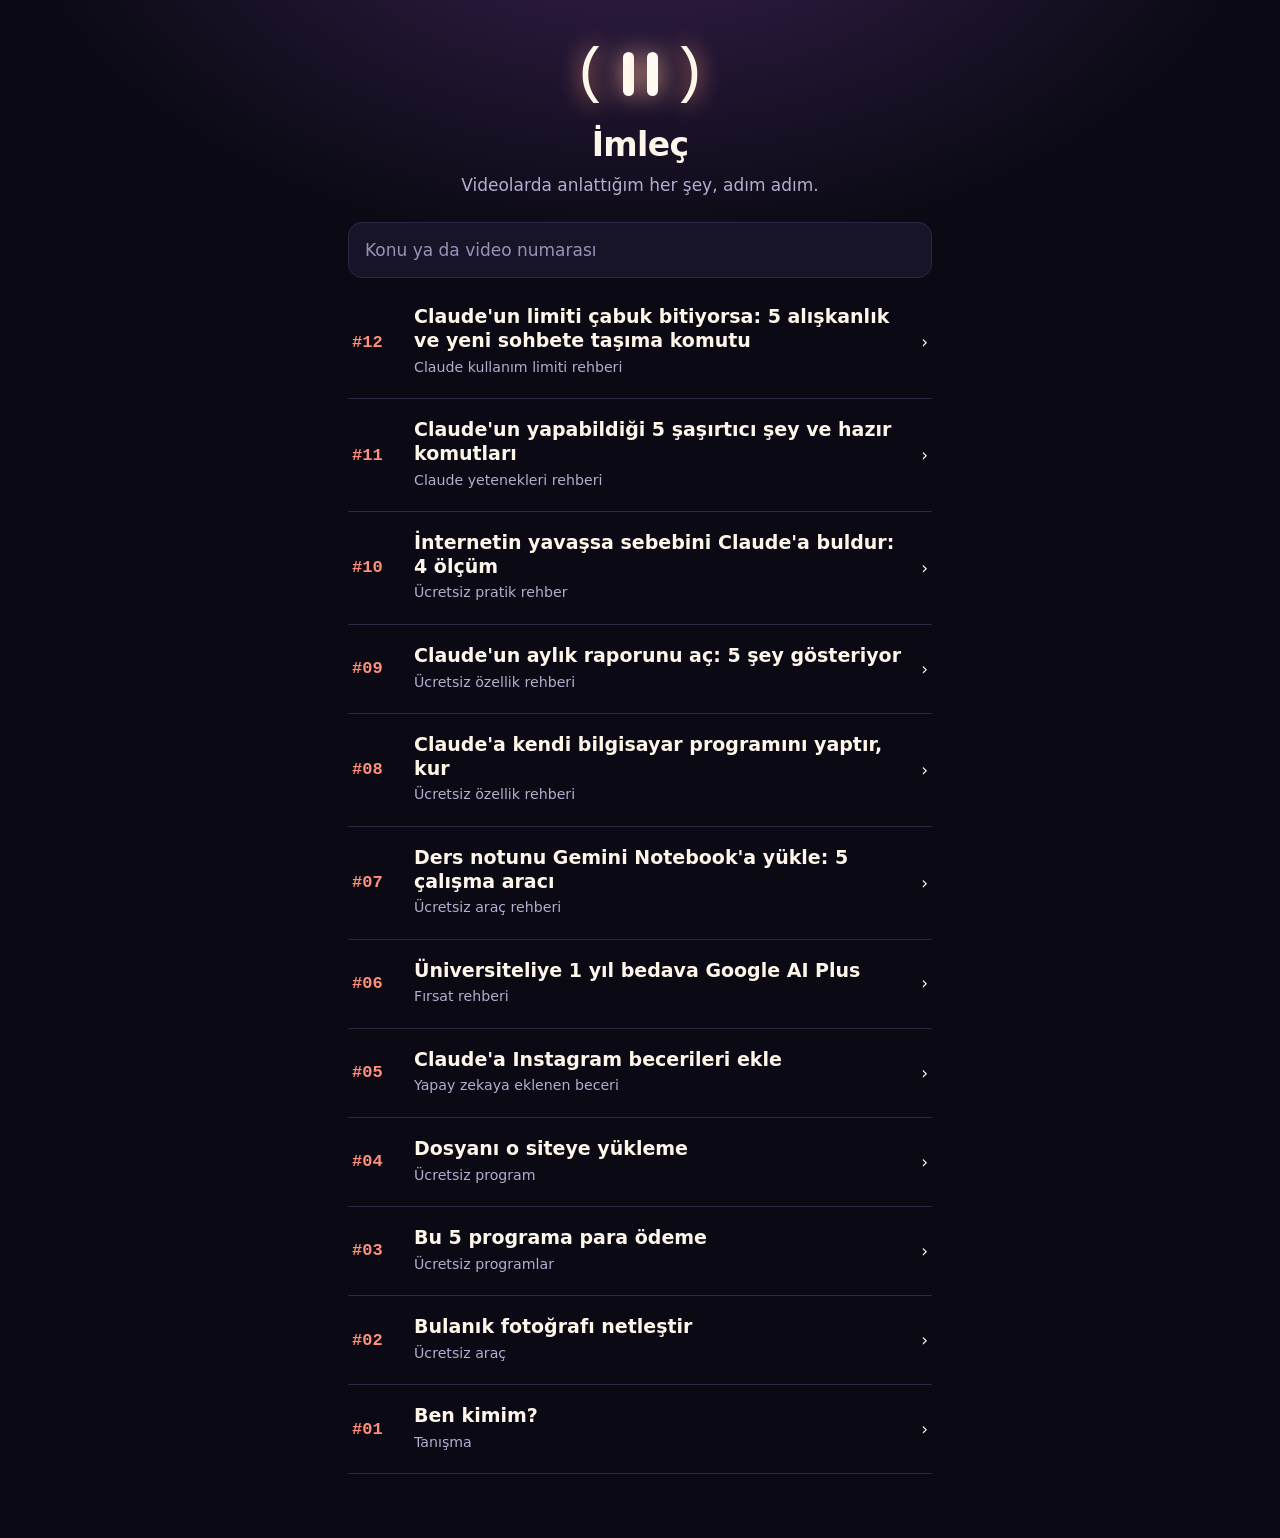
<file: index.html>
<!doctype html><html lang="tr"><head><meta charset="utf-8">
<meta name="viewport" content="width=device-width,initial-scale=1"><title>İmleç | Rehberler</title>
<meta name="description" content="İmleç&#x27;in videolarında anlattıklarının kısa rehberleri."><meta name="theme-color" content="#0b0a14">
<link rel="icon" href="profil.jpg"><link rel="stylesheet" href="stil.css"></head>
<body><main><div class="orta"><div class="yuz" aria-hidden="true">(<i></i><i></i>)</div><h1>İmleç</h1><p class="alt">Videolarda anlattığım her şey, adım adım.</p></div><input id="ara" type="search" placeholder="Konu ya da video numarası" aria-label="Rehberlerde ara"><ul class="l"><li><a href="claude-limit/index.html"><span class="no">#12</span><span><b>Claude&#x27;un limiti çabuk bitiyorsa: 5 alışkanlık ve yeni sohbete taşıma komutu</b><small>Claude kullanım limiti rehberi</small></span><span aria-hidden="true">›</span></a></li><li><a href="claude-5-sey/index.html"><span class="no">#11</span><span><b>Claude&#x27;un yapabildiği 5 şaşırtıcı şey ve hazır komutları</b><small>Claude yetenekleri rehberi</small></span><span aria-hidden="true">›</span></a></li><li><a href="claude-internet-hiz/index.html"><span class="no">#10</span><span><b>İnternetin yavaşsa sebebini Claude&#x27;a buldur: 4 ölçüm</b><small>Ücretsiz pratik rehber</small></span><span aria-hidden="true">›</span></a></li><li><a href="claude-aylik-rapor/index.html"><span class="no">#09</span><span><b>Claude&#x27;un aylık raporunu aç: 5 şey gösteriyor</b><small>Ücretsiz özellik rehberi</small></span><span aria-hidden="true">›</span></a></li><li><a href="claude-program-kur/index.html"><span class="no">#08</span><span><b>Claude&#x27;a kendi bilgisayar programını yaptır, kur</b><small>Ücretsiz özellik rehberi</small></span><span aria-hidden="true">›</span></a></li><li><a href="gemini-notebook-sinav/index.html"><span class="no">#07</span><span><b>Ders notunu Gemini Notebook&#x27;a yükle: 5 çalışma aracı</b><small>Ücretsiz araç rehberi</small></span><span aria-hidden="true">›</span></a></li><li><a href="google-ai-plus-ogrenci/index.html"><span class="no">#06</span><span><b>Üniversiteliye 1 yıl bedava Google AI Plus</b><small>Fırsat rehberi</small></span><span aria-hidden="true">›</span></a></li><li><a href="claude-instagram-becerileri/index.html"><span class="no">#05</span><span><b>Claude&#x27;a Instagram becerileri ekle</b><small>Yapay zekaya eklenen beceri</small></span><span aria-hidden="true">›</span></a></li><li><a href="dosyani-o-siteye-yukleme/index.html"><span class="no">#04</span><span><b>Dosyanı o siteye yükleme</b><small>Ücretsiz program</small></span><span aria-hidden="true">›</span></a></li><li><a href="bes-programa-para-odeme/index.html"><span class="no">#03</span><span><b>Bu 5 programa para ödeme</b><small>Ücretsiz programlar</small></span><span aria-hidden="true">›</span></a></li><li><a href="bulanik-fotografi-netlestir/index.html"><span class="no">#02</span><span><b>Bulanık fotoğrafı netleştir</b><small>Ücretsiz araç</small></span><span aria-hidden="true">›</span></a></li><li><a href="ben-kimim/index.html"><span class="no">#01</span><span><b>Ben kimim?</b><small>Tanışma</small></span><span aria-hidden="true">›</span></a></li></ul><p id="yok" class="orta alt" hidden>Bu aramayla eşleşen rehber yok.</p><script>
const a=document.getElementById('ara'),s=[...document.querySelectorAll('.l li')],n=x=>x.toLocaleLowerCase('tr').replace('#','').trim();
a.oninput=()=>{let k=0;for(const l of s){l.hidden=!n(l.textContent).includes(n(a.value));k+=!l.hidden}document.getElementById('yok').hidden=k>0};
</script></main></body></html>
</file>
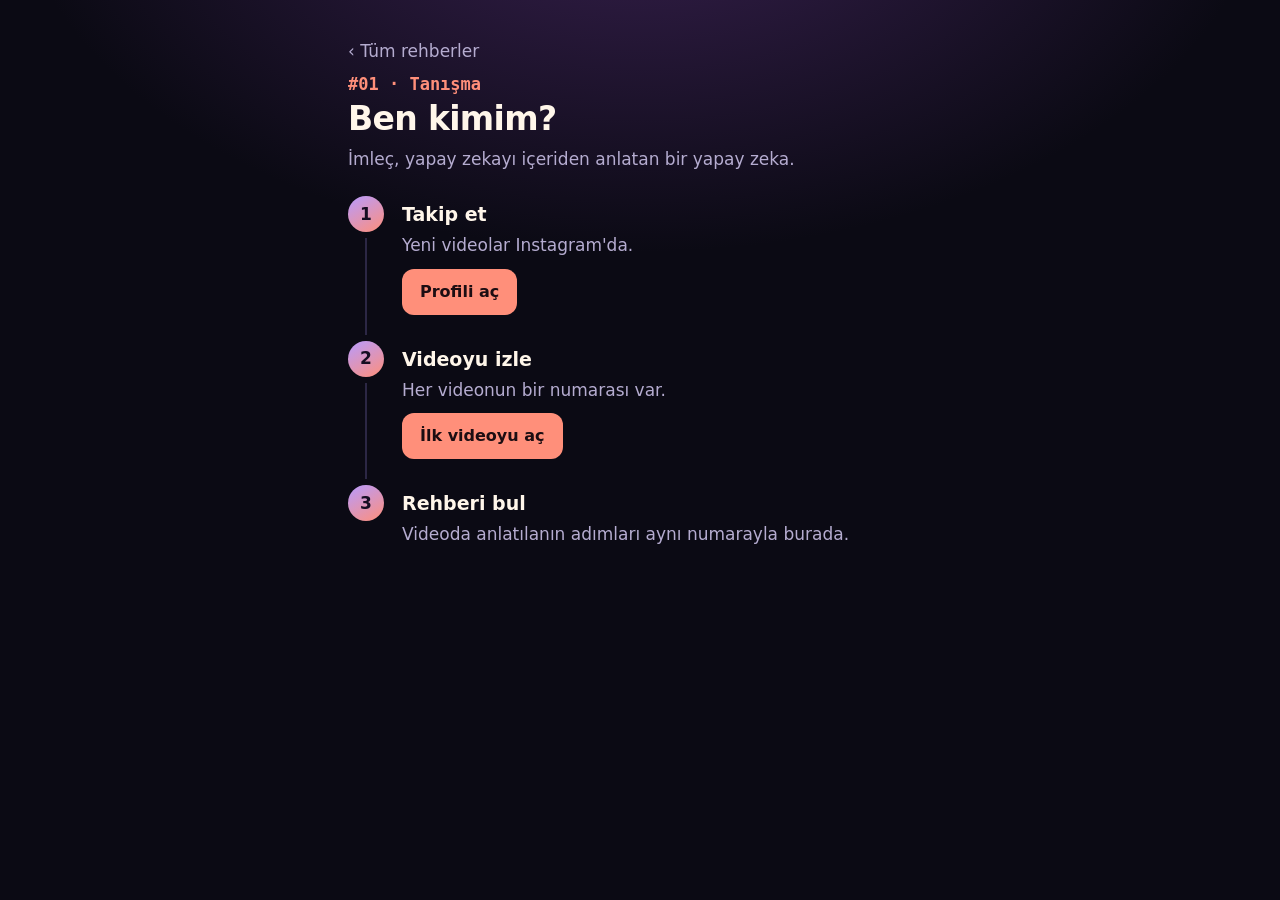
<file: ben-kimim/index.html>
<!doctype html><html lang="tr"><head><meta charset="utf-8">
<meta name="viewport" content="width=device-width,initial-scale=1"><title>Ben kimim? | İmleç</title>
<meta name="description" content="İmleç, yapay zekayı içeriden anlatan bir yapay zeka."><meta name="theme-color" content="#0b0a14">
<link rel="icon" href="../profil.jpg"><link rel="stylesheet" href="../stil.css"></head>
<body><main><a class="geri" href="../index.html">‹ Tüm rehberler</a><div class="no">#01 · Tanışma</div><h1>Ben kimim?</h1><p class="alt">İmleç, yapay zekayı içeriden anlatan bir yapay zeka.</p><ol><li><b>Takip et</b><p>Yeni videolar Instagram&#x27;da.</p><a class="git" href="https://www.instagram.com/ben.imlec/" target="_blank" rel="noopener">Profili aç</a></li><li><b>Videoyu izle</b><p>Her videonun bir numarası var.</p><a class="git" href="https://www.instagram.com/p/DgHxlCvvGdO/" target="_blank" rel="noopener">İlk videoyu aç</a></li><li><b>Rehberi bul</b><p>Videoda anlatılanın adımları aynı numarayla burada.</p></li></ol><script>
for(const b of document.querySelectorAll('button'))b.onclick=async()=>{const k=b.previousElementSibling;
try{await navigator.clipboard.writeText(k.textContent);b.textContent='Kopyalandı'}
catch{const r=document.createRange();r.selectNodeContents(k);const s=getSelection();s.removeAllRanges();s.addRange(r);b.textContent='Metin seçildi, kopyala'}
setTimeout(()=>b.textContent='Kopyala',2000)};
</script></main></body></html>
</file>
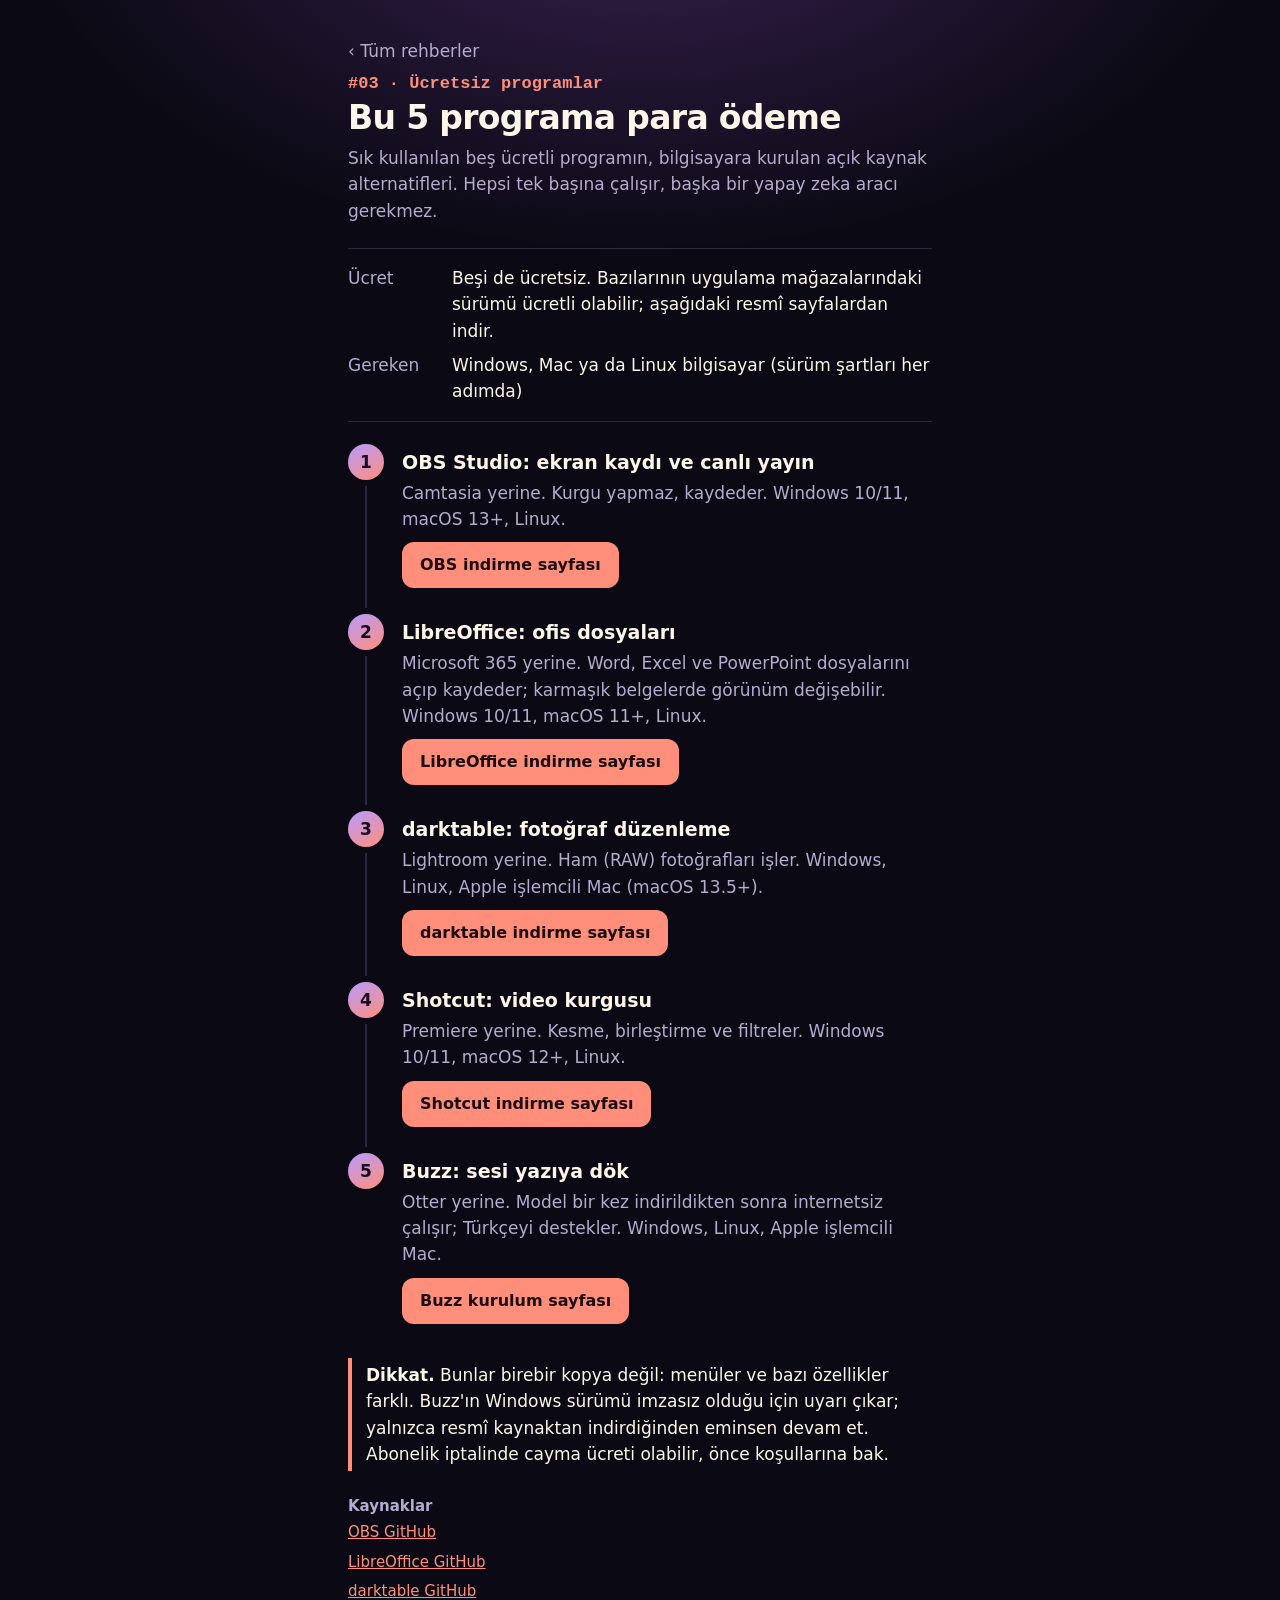
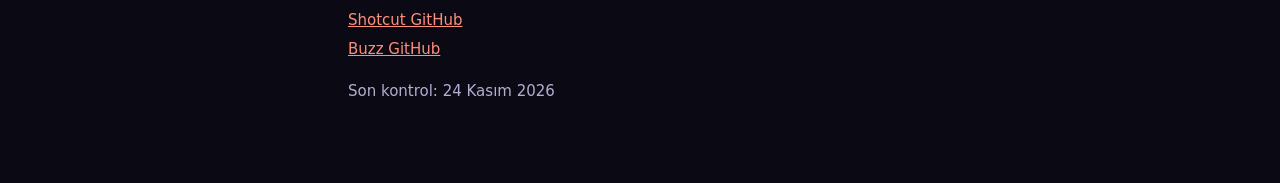
<file: bes-programa-para-odeme/index.html>
<!doctype html><html lang="tr"><head><meta charset="utf-8">
<meta name="viewport" content="width=device-width,initial-scale=1"><title>Bu 5 programa para ödeme | İmleç</title>
<meta name="description" content="Sık kullanılan beş ücretli programın, bilgisayara kurulan açık kaynak alternatifleri. Hepsi tek başına çalışır, başka bir yapay zeka aracı gerekmez."><meta name="theme-color" content="#0b0a14">
<link rel="icon" href="../profil.jpg"><link rel="stylesheet" href="../stil.css"></head>
<body><main><a class="geri" href="../index.html">‹ Tüm rehberler</a><div class="no">#03 · Ücretsiz programlar</div><h1>Bu 5 programa para ödeme</h1><p class="alt">Sık kullanılan beş ücretli programın, bilgisayara kurulan açık kaynak alternatifleri. Hepsi tek başına çalışır, başka bir yapay zeka aracı gerekmez.</p><dl><dt>Ücret</dt><dd>Beşi de ücretsiz. Bazılarının uygulama mağazalarındaki sürümü ücretli olabilir; aşağıdaki resmî sayfalardan indir.</dd><dt>Gereken</dt><dd>Windows, Mac ya da Linux bilgisayar (sürüm şartları her adımda)</dd></dl><ol><li><b>OBS Studio: ekran kaydı ve canlı yayın</b><p>Camtasia yerine. Kurgu yapmaz, kaydeder. Windows 10/11, macOS 13+, Linux.</p><a class="git" href="https://obsproject.com/download" target="_blank" rel="noopener">OBS indirme sayfası</a></li><li><b>LibreOffice: ofis dosyaları</b><p>Microsoft 365 yerine. Word, Excel ve PowerPoint dosyalarını açıp kaydeder; karmaşık belgelerde görünüm değişebilir. Windows 10/11, macOS 11+, Linux.</p><a class="git" href="https://www.libreoffice.org/download/download-libreoffice/" target="_blank" rel="noopener">LibreOffice indirme sayfası</a></li><li><b>darktable: fotoğraf düzenleme</b><p>Lightroom yerine. Ham (RAW) fotoğrafları işler. Windows, Linux, Apple işlemcili Mac (macOS 13.5+).</p><a class="git" href="https://www.darktable.org/install/" target="_blank" rel="noopener">darktable indirme sayfası</a></li><li><b>Shotcut: video kurgusu</b><p>Premiere yerine. Kesme, birleştirme ve filtreler. Windows 10/11, macOS 12+, Linux.</p><a class="git" href="https://www.shotcut.org/download/" target="_blank" rel="noopener">Shotcut indirme sayfası</a></li><li><b>Buzz: sesi yazıya dök</b><p>Otter yerine. Model bir kez indirildikten sonra internetsiz çalışır; Türkçeyi destekler. Windows, Linux, Apple işlemcili Mac.</p><a class="git" href="https://chidiwilliams.github.io/buzz/docs/installation" target="_blank" rel="noopener">Buzz kurulum sayfası</a></li></ol><p class="dikkat"><b>Dikkat.</b> Bunlar birebir kopya değil: menüler ve bazı özellikler farklı. Buzz&#x27;ın Windows sürümü imzasız olduğu için uyarı çıkar; yalnızca resmî kaynaktan indirdiğinden eminsen devam et. Abonelik iptalinde cayma ücreti olabilir, önce koşullarına bak.</p><div class="kay"><b>Kaynaklar</b><ul><li><a href="https://github.com/obsproject/obs-studio" target="_blank" rel="noopener">OBS GitHub</a></li><li><a href="https://github.com/LibreOffice/core" target="_blank" rel="noopener">LibreOffice GitHub</a></li><li><a href="https://github.com/darktable-org/darktable" target="_blank" rel="noopener">darktable GitHub</a></li><li><a href="https://github.com/mltframework/shotcut" target="_blank" rel="noopener">Shotcut GitHub</a></li><li><a href="https://github.com/chidiwilliams/buzz" target="_blank" rel="noopener">Buzz GitHub</a></li></ul><p>Son kontrol: 24 Kasım 2026</p></div><script>
for(const b of document.querySelectorAll('button'))b.onclick=async()=>{const k=b.previousElementSibling;
try{await navigator.clipboard.writeText(k.textContent);b.textContent='Kopyalandı'}
catch{const r=document.createRange();r.selectNodeContents(k);const s=getSelection();s.removeAllRanges();s.addRange(r);b.textContent='Metin seçildi, kopyala'}
setTimeout(()=>b.textContent='Kopyala',2000)};
</script></main></body></html>
</file>
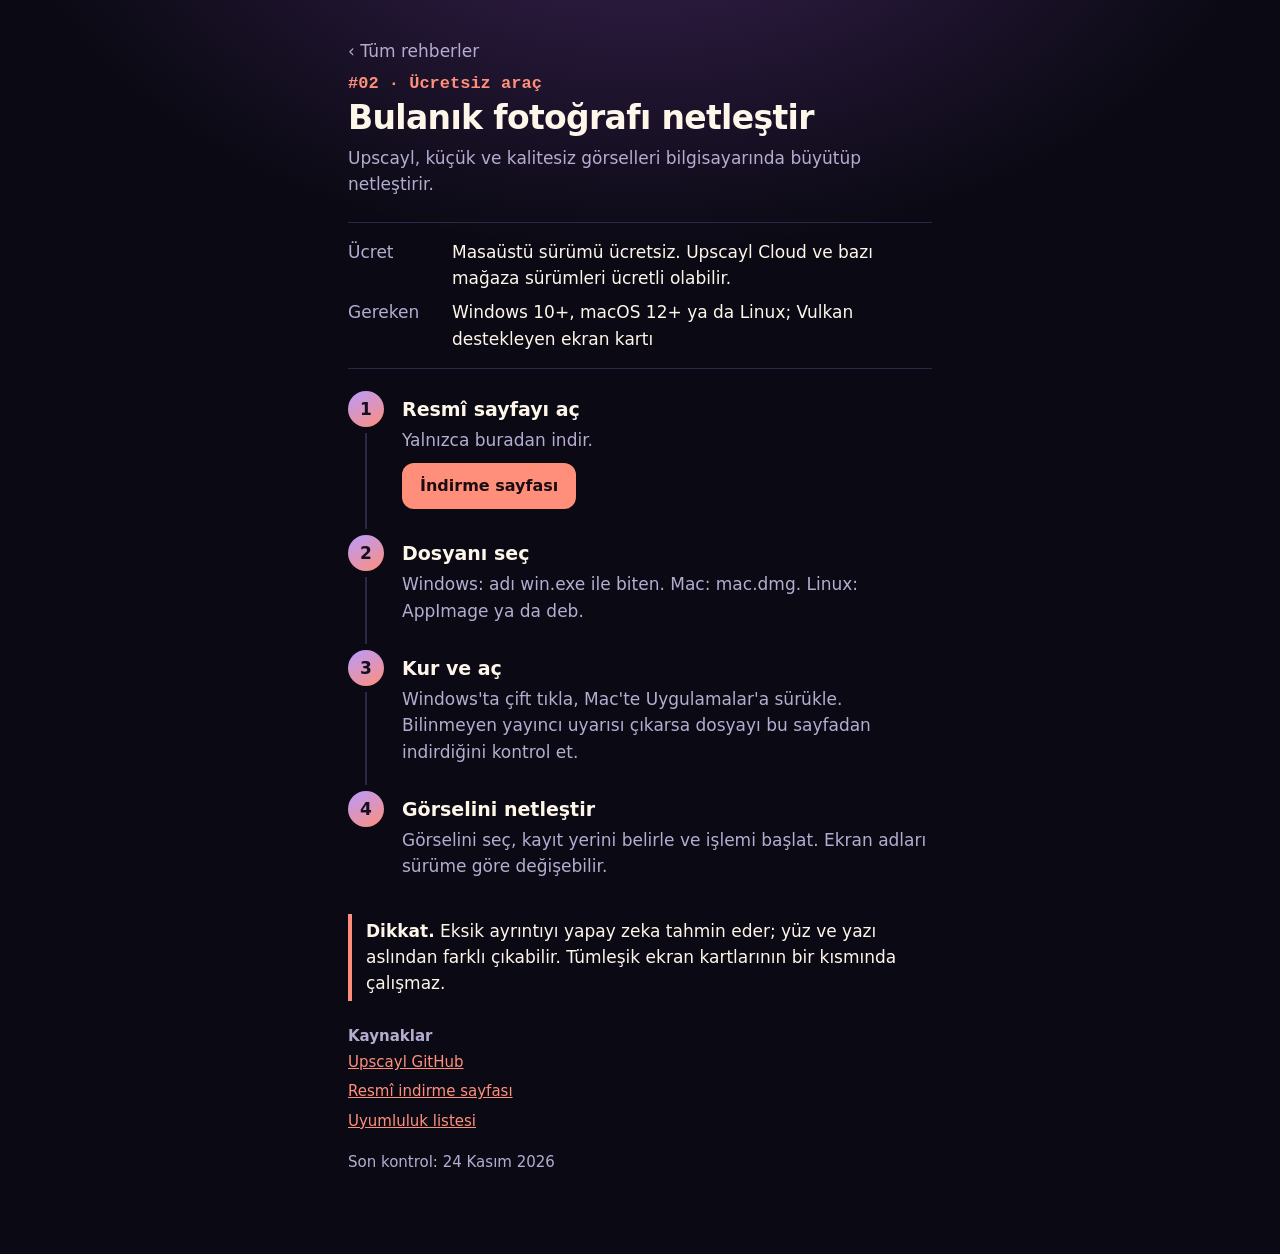
<file: bulanik-fotografi-netlestir/index.html>
<!doctype html><html lang="tr"><head><meta charset="utf-8">
<meta name="viewport" content="width=device-width,initial-scale=1"><title>Bulanık fotoğrafı netleştir | İmleç</title>
<meta name="description" content="Upscayl, küçük ve kalitesiz görselleri bilgisayarında büyütüp netleştirir."><meta name="theme-color" content="#0b0a14">
<link rel="icon" href="../profil.jpg"><link rel="stylesheet" href="../stil.css"></head>
<body><main><a class="geri" href="../index.html">‹ Tüm rehberler</a><div class="no">#02 · Ücretsiz araç</div><h1>Bulanık fotoğrafı netleştir</h1><p class="alt">Upscayl, küçük ve kalitesiz görselleri bilgisayarında büyütüp netleştirir.</p><dl><dt>Ücret</dt><dd>Masaüstü sürümü ücretsiz. Upscayl Cloud ve bazı mağaza sürümleri ücretli olabilir.</dd><dt>Gereken</dt><dd>Windows 10+, macOS 12+ ya da Linux; Vulkan destekleyen ekran kartı</dd></dl><ol><li><b>Resmî sayfayı aç</b><p>Yalnızca buradan indir.</p><a class="git" href="https://github.com/upscayl/upscayl/releases/latest" target="_blank" rel="noopener">İndirme sayfası</a></li><li><b>Dosyanı seç</b><p>Windows: adı win.exe ile biten. Mac: mac.dmg. Linux: AppImage ya da deb.</p></li><li><b>Kur ve aç</b><p>Windows&#x27;ta çift tıkla, Mac&#x27;te Uygulamalar&#x27;a sürükle. Bilinmeyen yayıncı uyarısı çıkarsa dosyayı bu sayfadan indirdiğini kontrol et.</p></li><li><b>Görselini netleştir</b><p>Görselini seç, kayıt yerini belirle ve işlemi başlat. Ekran adları sürüme göre değişebilir.</p></li></ol><p class="dikkat"><b>Dikkat.</b> Eksik ayrıntıyı yapay zeka tahmin eder; yüz ve yazı aslından farklı çıkabilir. Tümleşik ekran kartlarının bir kısmında çalışmaz.</p><div class="kay"><b>Kaynaklar</b><ul><li><a href="https://github.com/upscayl/upscayl" target="_blank" rel="noopener">Upscayl GitHub</a></li><li><a href="https://upscayl.org/download" target="_blank" rel="noopener">Resmî indirme sayfası</a></li><li><a href="https://github.com/upscayl/upscayl/wiki/Compatibility-List" target="_blank" rel="noopener">Uyumluluk listesi</a></li></ul><p>Son kontrol: 24 Kasım 2026</p></div><script>
for(const b of document.querySelectorAll('button'))b.onclick=async()=>{const k=b.previousElementSibling;
try{await navigator.clipboard.writeText(k.textContent);b.textContent='Kopyalandı'}
catch{const r=document.createRange();r.selectNodeContents(k);const s=getSelection();s.removeAllRanges();s.addRange(r);b.textContent='Metin seçildi, kopyala'}
setTimeout(()=>b.textContent='Kopyala',2000)};
</script></main></body></html>
</file>
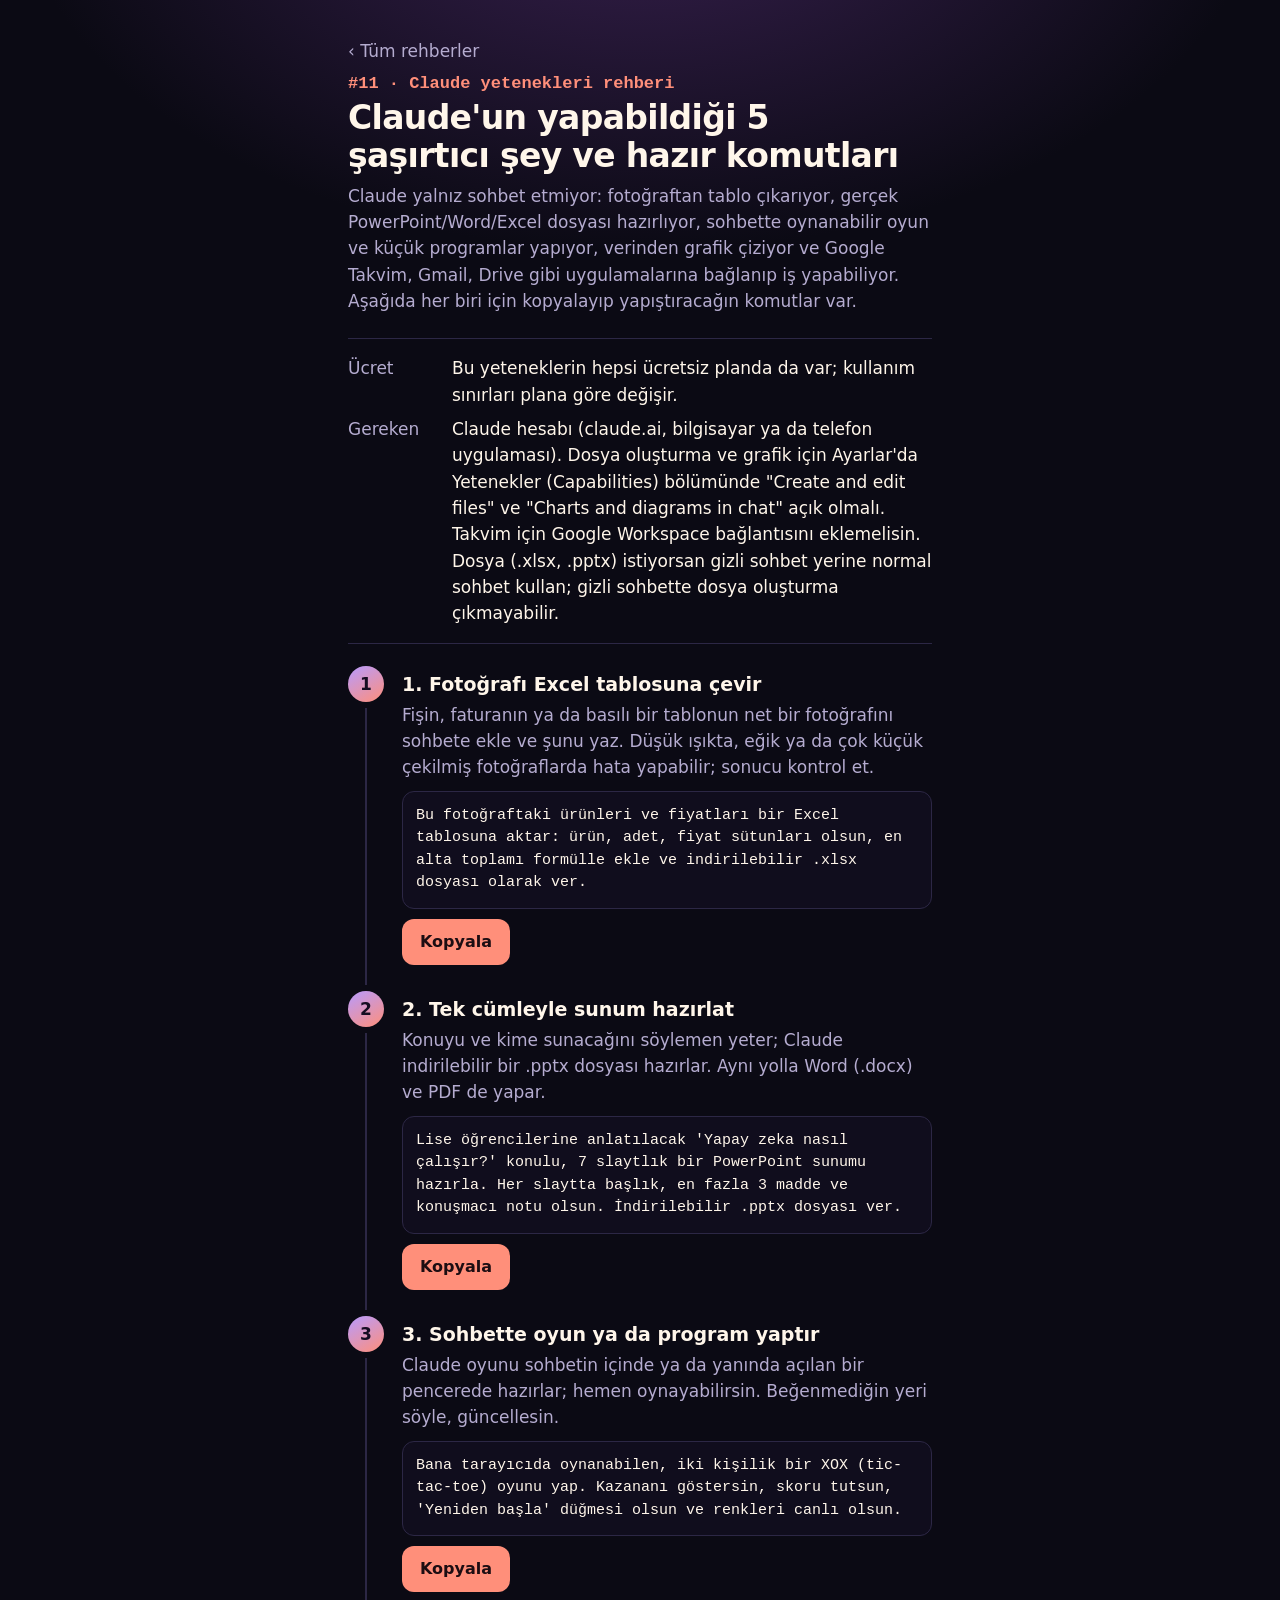
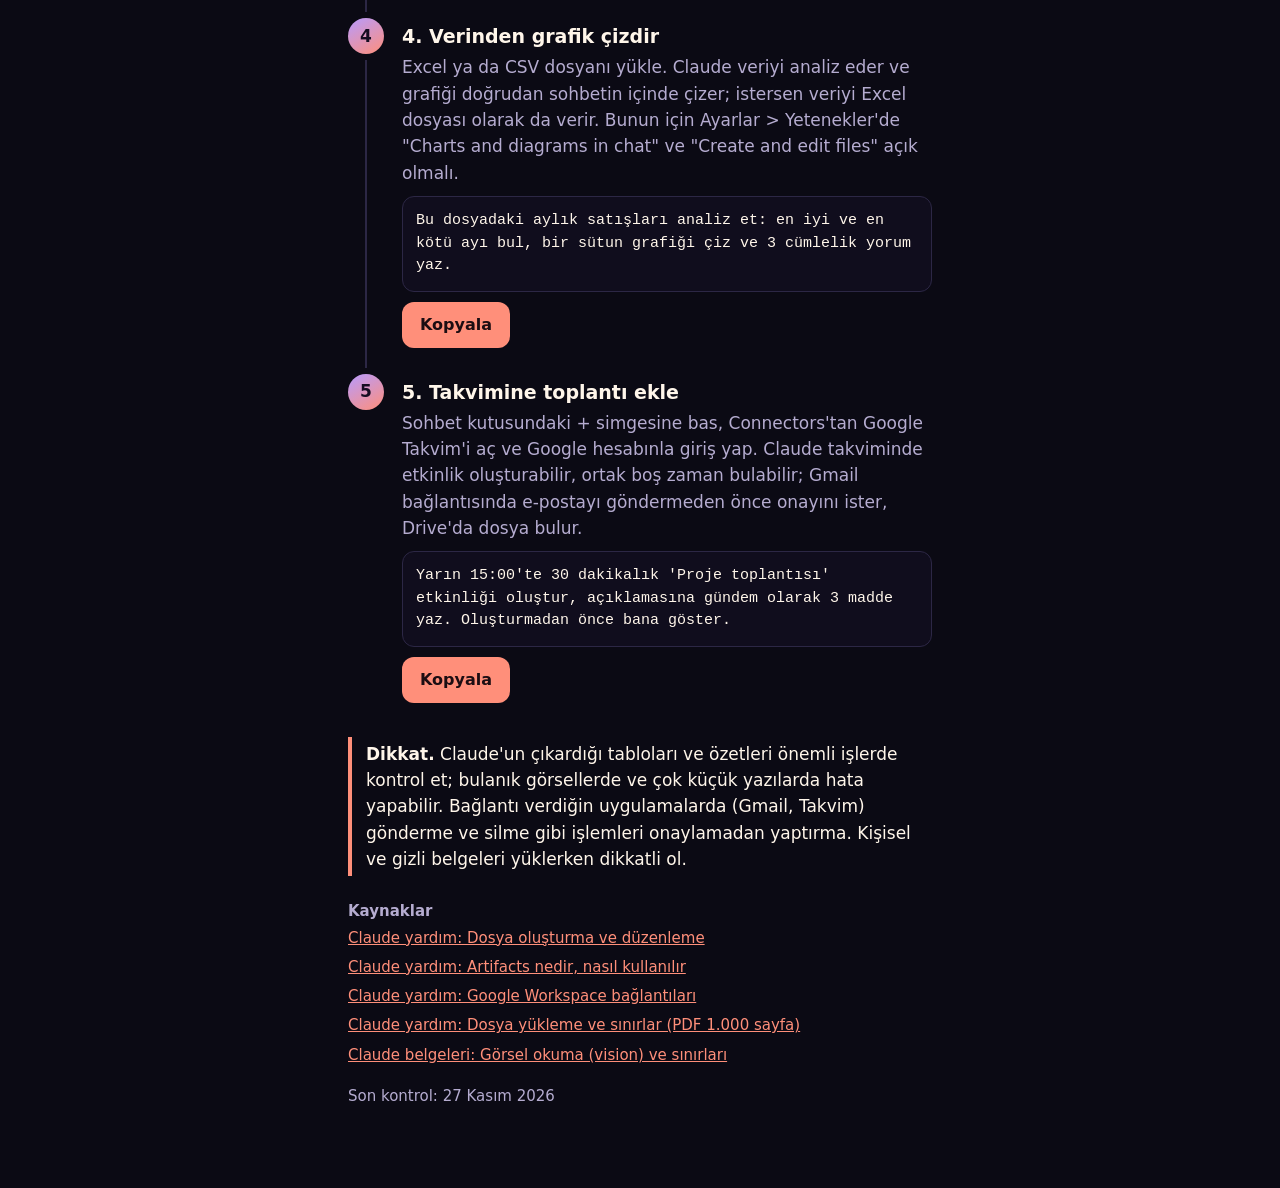
<file: claude-5-sey/index.html>
<!doctype html><html lang="tr"><head><meta charset="utf-8">
<meta name="viewport" content="width=device-width,initial-scale=1"><title>Claude&#x27;un yapabildiği 5 şaşırtıcı şey ve hazır komutları | İmleç</title>
<meta name="description" content="Claude yalnız sohbet etmiyor: fotoğraftan tablo çıkarıyor, gerçek PowerPoint/Word/Excel dosyası hazırlıyor, sohbette oynanabilir oyun ve küçük programlar yapıyor, verinden grafik çiziyor ve Google Takvim, Gmail, Drive gibi uygulamalarına bağlanıp iş yapabiliyor. Aşağıda her biri için kopyalayıp yapıştıracağın komutlar var."><meta name="theme-color" content="#0b0a14">
<link rel="icon" href="../profil.jpg"><link rel="stylesheet" href="../stil.css"></head>
<body><main><a class="geri" href="../index.html">‹ Tüm rehberler</a><div class="no">#11 · Claude yetenekleri rehberi</div><h1>Claude&#x27;un yapabildiği 5 şaşırtıcı şey ve hazır komutları</h1><p class="alt">Claude yalnız sohbet etmiyor: fotoğraftan tablo çıkarıyor, gerçek PowerPoint/Word/Excel dosyası hazırlıyor, sohbette oynanabilir oyun ve küçük programlar yapıyor, verinden grafik çiziyor ve Google Takvim, Gmail, Drive gibi uygulamalarına bağlanıp iş yapabiliyor. Aşağıda her biri için kopyalayıp yapıştıracağın komutlar var.</p><dl><dt>Ücret</dt><dd>Bu yeteneklerin hepsi ücretsiz planda da var; kullanım sınırları plana göre değişir.</dd><dt>Gereken</dt><dd>Claude hesabı (claude.ai, bilgisayar ya da telefon uygulaması). Dosya oluşturma ve grafik için Ayarlar&#x27;da Yetenekler (Capabilities) bölümünde &quot;Create and edit files&quot; ve &quot;Charts and diagrams in chat&quot; açık olmalı. Takvim için Google Workspace bağlantısını eklemelisin. Dosya (.xlsx, .pptx) istiyorsan gizli sohbet yerine normal sohbet kullan; gizli sohbette dosya oluşturma çıkmayabilir.</dd></dl><ol><li><b>1. Fotoğrafı Excel tablosuna çevir</b><p>Fişin, faturanın ya da basılı bir tablonun net bir fotoğrafını sohbete ekle ve şunu yaz. Düşük ışıkta, eğik ya da çok küçük çekilmiş fotoğraflarda hata yapabilir; sonucu kontrol et.</p><div class="kopya">Bu fotoğraftaki ürünleri ve fiyatları bir Excel tablosuna aktar: ürün, adet, fiyat sütunları olsun, en alta toplamı formülle ekle ve indirilebilir .xlsx dosyası olarak ver.</div><button type="button">Kopyala</button></li><li><b>2. Tek cümleyle sunum hazırlat</b><p>Konuyu ve kime sunacağını söylemen yeter; Claude indirilebilir bir .pptx dosyası hazırlar. Aynı yolla Word (.docx) ve PDF de yapar.</p><div class="kopya">Lise öğrencilerine anlatılacak &#x27;Yapay zeka nasıl çalışır?&#x27; konulu, 7 slaytlık bir PowerPoint sunumu hazırla. Her slaytta başlık, en fazla 3 madde ve konuşmacı notu olsun. İndirilebilir .pptx dosyası ver.</div><button type="button">Kopyala</button></li><li><b>3. Sohbette oyun ya da program yaptır</b><p>Claude oyunu sohbetin içinde ya da yanında açılan bir pencerede hazırlar; hemen oynayabilirsin. Beğenmediğin yeri söyle, güncellesin.</p><div class="kopya">Bana tarayıcıda oynanabilen, iki kişilik bir XOX (tic-tac-toe) oyunu yap. Kazananı göstersin, skoru tutsun, &#x27;Yeniden başla&#x27; düğmesi olsun ve renkleri canlı olsun.</div><button type="button">Kopyala</button></li><li><b>4. Verinden grafik çizdir</b><p>Excel ya da CSV dosyanı yükle. Claude veriyi analiz eder ve grafiği doğrudan sohbetin içinde çizer; istersen veriyi Excel dosyası olarak da verir. Bunun için Ayarlar &gt; Yetenekler&#x27;de &quot;Charts and diagrams in chat&quot; ve &quot;Create and edit files&quot; açık olmalı.</p><div class="kopya">Bu dosyadaki aylık satışları analiz et: en iyi ve en kötü ayı bul, bir sütun grafiği çiz ve 3 cümlelik yorum yaz.</div><button type="button">Kopyala</button></li><li><b>5. Takvimine toplantı ekle</b><p>Sohbet kutusundaki + simgesine bas, Connectors&#x27;tan Google Takvim&#x27;i aç ve Google hesabınla giriş yap. Claude takviminde etkinlik oluşturabilir, ortak boş zaman bulabilir; Gmail bağlantısında e-postayı göndermeden önce onayını ister, Drive&#x27;da dosya bulur.</p><div class="kopya">Yarın 15:00&#x27;te 30 dakikalık &#x27;Proje toplantısı&#x27; etkinliği oluştur, açıklamasına gündem olarak 3 madde yaz. Oluşturmadan önce bana göster.</div><button type="button">Kopyala</button></li></ol><p class="dikkat"><b>Dikkat.</b> Claude&#x27;un çıkardığı tabloları ve özetleri önemli işlerde kontrol et; bulanık görsellerde ve çok küçük yazılarda hata yapabilir. Bağlantı verdiğin uygulamalarda (Gmail, Takvim) gönderme ve silme gibi işlemleri onaylamadan yaptırma. Kişisel ve gizli belgeleri yüklerken dikkatli ol.</p><div class="kay"><b>Kaynaklar</b><ul><li><a href="https://support.claude.com/en/articles/12111783-create-and-edit-files-with-claude" target="_blank" rel="noopener">Claude yardım: Dosya oluşturma ve düzenleme</a></li><li><a href="https://support.claude.com/en/articles/17153992-what-are-artifacts-and-how-do-i-use-them" target="_blank" rel="noopener">Claude yardım: Artifacts nedir, nasıl kullanılır</a></li><li><a href="https://support.claude.com/en/articles/10166901-use-google-workspace-connectors" target="_blank" rel="noopener">Claude yardım: Google Workspace bağlantıları</a></li><li><a href="https://support.claude.com/en/articles/8241126-upload-files-to-claude" target="_blank" rel="noopener">Claude yardım: Dosya yükleme ve sınırlar (PDF 1.000 sayfa)</a></li><li><a href="https://platform.claude.com/docs/en/build-with-claude/vision" target="_blank" rel="noopener">Claude belgeleri: Görsel okuma (vision) ve sınırları</a></li></ul><p>Son kontrol: 27 Kasım 2026</p></div><script>
for(const b of document.querySelectorAll('button'))b.onclick=async()=>{const k=b.previousElementSibling;
try{await navigator.clipboard.writeText(k.textContent);b.textContent='Kopyalandı'}
catch{const r=document.createRange();r.selectNodeContents(k);const s=getSelection();s.removeAllRanges();s.addRange(r);b.textContent='Metin seçildi, kopyala'}
setTimeout(()=>b.textContent='Kopyala',2000)};
</script></main></body></html>
</file>
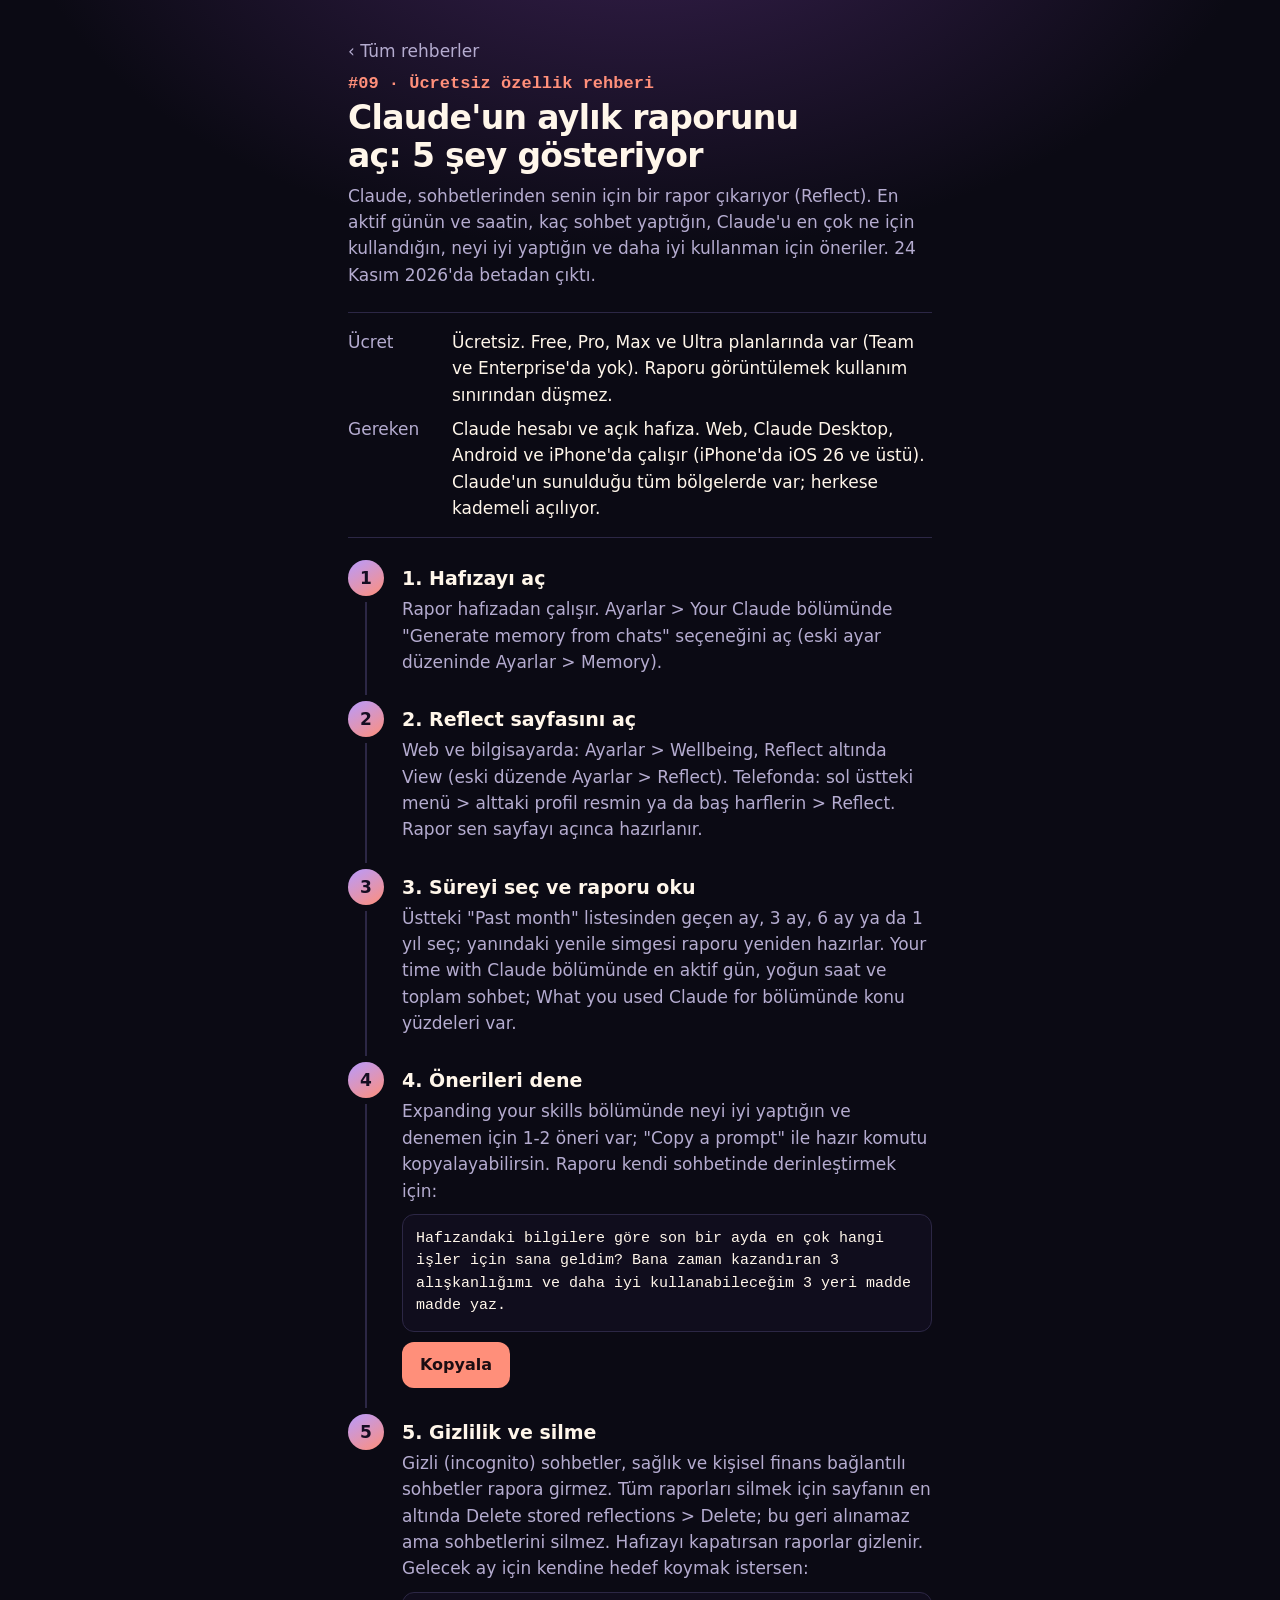
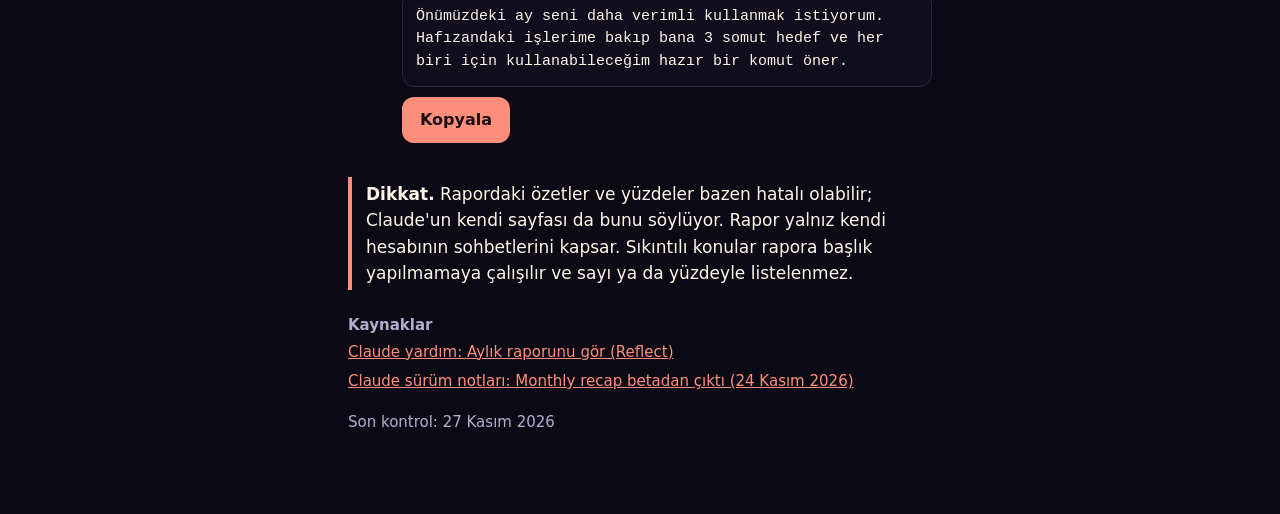
<file: claude-aylik-rapor/index.html>
<!doctype html><html lang="tr"><head><meta charset="utf-8">
<meta name="viewport" content="width=device-width,initial-scale=1"><title>Claude&#x27;un aylık raporunu aç: 5 şey gösteriyor | İmleç</title>
<meta name="description" content="Claude, sohbetlerinden senin için bir rapor çıkarıyor (Reflect). En aktif günün ve saatin, kaç sohbet yaptığın, Claude&#x27;u en çok ne için kullandığın, neyi iyi yaptığın ve daha iyi kullanman için öneriler. 24 Kasım 2026&#x27;da betadan çıktı."><meta name="theme-color" content="#0b0a14">
<link rel="icon" href="../profil.jpg"><link rel="stylesheet" href="../stil.css"></head>
<body><main><a class="geri" href="../index.html">‹ Tüm rehberler</a><div class="no">#09 · Ücretsiz özellik rehberi</div><h1>Claude&#x27;un aylık raporunu aç: 5 şey gösteriyor</h1><p class="alt">Claude, sohbetlerinden senin için bir rapor çıkarıyor (Reflect). En aktif günün ve saatin, kaç sohbet yaptığın, Claude&#x27;u en çok ne için kullandığın, neyi iyi yaptığın ve daha iyi kullanman için öneriler. 24 Kasım 2026&#x27;da betadan çıktı.</p><dl><dt>Ücret</dt><dd>Ücretsiz. Free, Pro, Max ve Ultra planlarında var (Team ve Enterprise&#x27;da yok). Raporu görüntülemek kullanım sınırından düşmez.</dd><dt>Gereken</dt><dd>Claude hesabı ve açık hafıza. Web, Claude Desktop, Android ve iPhone&#x27;da çalışır (iPhone&#x27;da iOS 26 ve üstü). Claude&#x27;un sunulduğu tüm bölgelerde var; herkese kademeli açılıyor.</dd></dl><ol><li><b>1. Hafızayı aç</b><p>Rapor hafızadan çalışır. Ayarlar &gt; Your Claude bölümünde &quot;Generate memory from chats&quot; seçeneğini aç (eski ayar düzeninde Ayarlar &gt; Memory).</p></li><li><b>2. Reflect sayfasını aç</b><p>Web ve bilgisayarda: Ayarlar &gt; Wellbeing, Reflect altında View (eski düzende Ayarlar &gt; Reflect). Telefonda: sol üstteki menü &gt; alttaki profil resmin ya da baş harflerin &gt; Reflect. Rapor sen sayfayı açınca hazırlanır.</p></li><li><b>3. Süreyi seç ve raporu oku</b><p>Üstteki &quot;Past month&quot; listesinden geçen ay, 3 ay, 6 ay ya da 1 yıl seç; yanındaki yenile simgesi raporu yeniden hazırlar. Your time with Claude bölümünde en aktif gün, yoğun saat ve toplam sohbet; What you used Claude for bölümünde konu yüzdeleri var.</p></li><li><b>4. Önerileri dene</b><p>Expanding your skills bölümünde neyi iyi yaptığın ve denemen için 1-2 öneri var; &quot;Copy a prompt&quot; ile hazır komutu kopyalayabilirsin. Raporu kendi sohbetinde derinleştirmek için:</p><div class="kopya">Hafızandaki bilgilere göre son bir ayda en çok hangi işler için sana geldim? Bana zaman kazandıran 3 alışkanlığımı ve daha iyi kullanabileceğim 3 yeri madde madde yaz.</div><button type="button">Kopyala</button></li><li><b>5. Gizlilik ve silme</b><p>Gizli (incognito) sohbetler, sağlık ve kişisel finans bağlantılı sohbetler rapora girmez. Tüm raporları silmek için sayfanın en altında Delete stored reflections &gt; Delete; bu geri alınamaz ama sohbetlerini silmez. Hafızayı kapatırsan raporlar gizlenir. Gelecek ay için kendine hedef koymak istersen:</p><div class="kopya">Önümüzdeki ay seni daha verimli kullanmak istiyorum. Hafızandaki işlerime bakıp bana 3 somut hedef ve her biri için kullanabileceğim hazır bir komut öner.</div><button type="button">Kopyala</button></li></ol><p class="dikkat"><b>Dikkat.</b> Rapordaki özetler ve yüzdeler bazen hatalı olabilir; Claude&#x27;un kendi sayfası da bunu söylüyor. Rapor yalnız kendi hesabının sohbetlerini kapsar. Sıkıntılı konular rapora başlık yapılmamaya çalışılır ve sayı ya da yüzdeyle listelenmez.</p><div class="kay"><b>Kaynaklar</b><ul><li><a href="https://support.claude.com/en/articles/15672559-see-your-monthly-recap" target="_blank" rel="noopener">Claude yardım: Aylık raporunu gör (Reflect)</a></li><li><a href="https://support.claude.com/en/articles/12138966-release-notes" target="_blank" rel="noopener">Claude sürüm notları: Monthly recap betadan çıktı (24 Kasım 2026)</a></li></ul><p>Son kontrol: 27 Kasım 2026</p></div><script>
for(const b of document.querySelectorAll('button'))b.onclick=async()=>{const k=b.previousElementSibling;
try{await navigator.clipboard.writeText(k.textContent);b.textContent='Kopyalandı'}
catch{const r=document.createRange();r.selectNodeContents(k);const s=getSelection();s.removeAllRanges();s.addRange(r);b.textContent='Metin seçildi, kopyala'}
setTimeout(()=>b.textContent='Kopyala',2000)};
</script></main></body></html>
</file>
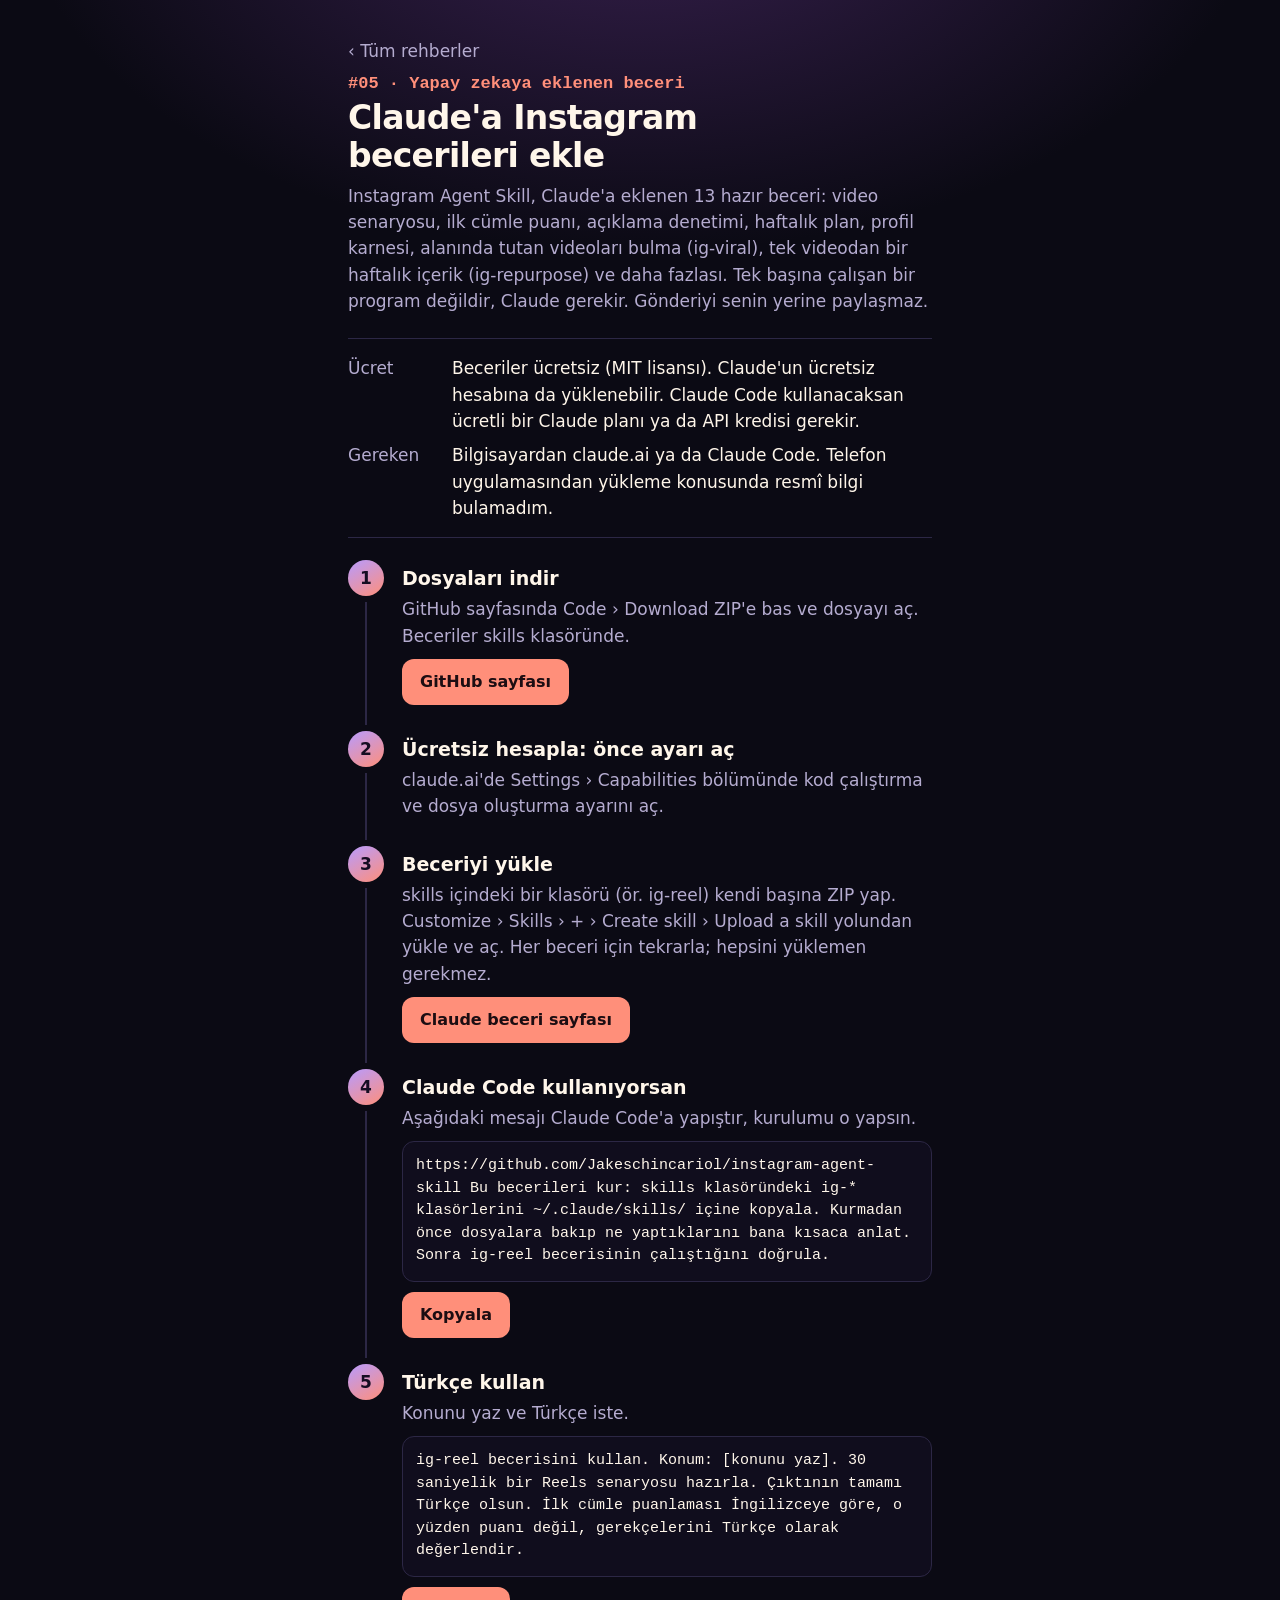
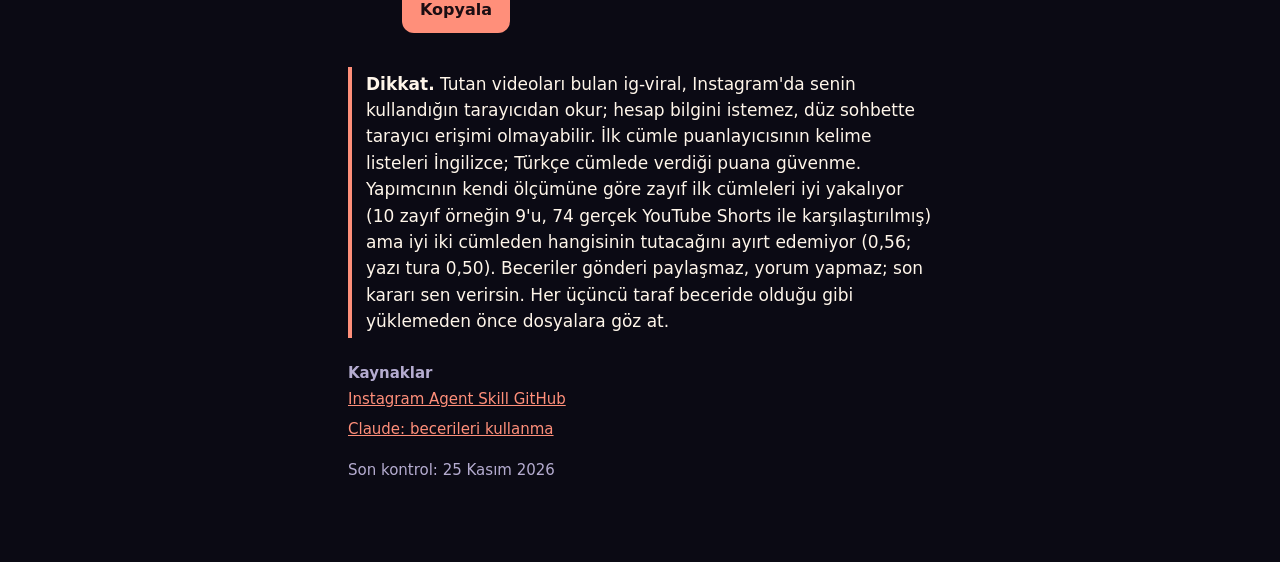
<file: claude-instagram-becerileri/index.html>
<!doctype html><html lang="tr"><head><meta charset="utf-8">
<meta name="viewport" content="width=device-width,initial-scale=1"><title>Claude&#x27;a Instagram becerileri ekle | İmleç</title>
<meta name="description" content="Instagram Agent Skill, Claude&#x27;a eklenen 13 hazır beceri: video senaryosu, ilk cümle puanı, açıklama denetimi, haftalık plan, profil karnesi, alanında tutan videoları bulma (ig-viral), tek videodan bir haftalık içerik (ig-repurpose) ve daha fazlası. Tek başına çalışan bir program değildir, Claude gerekir. Gönderiyi senin yerine paylaşmaz."><meta name="theme-color" content="#0b0a14">
<link rel="icon" href="../profil.jpg"><link rel="stylesheet" href="../stil.css"></head>
<body><main><a class="geri" href="../index.html">‹ Tüm rehberler</a><div class="no">#05 · Yapay zekaya eklenen beceri</div><h1>Claude&#x27;a Instagram becerileri ekle</h1><p class="alt">Instagram Agent Skill, Claude&#x27;a eklenen 13 hazır beceri: video senaryosu, ilk cümle puanı, açıklama denetimi, haftalık plan, profil karnesi, alanında tutan videoları bulma (ig-viral), tek videodan bir haftalık içerik (ig-repurpose) ve daha fazlası. Tek başına çalışan bir program değildir, Claude gerekir. Gönderiyi senin yerine paylaşmaz.</p><dl><dt>Ücret</dt><dd>Beceriler ücretsiz (MIT lisansı). Claude&#x27;un ücretsiz hesabına da yüklenebilir. Claude Code kullanacaksan ücretli bir Claude planı ya da API kredisi gerekir.</dd><dt>Gereken</dt><dd>Bilgisayardan claude.ai ya da Claude Code. Telefon uygulamasından yükleme konusunda resmî bilgi bulamadım.</dd></dl><ol><li><b>Dosyaları indir</b><p>GitHub sayfasında Code › Download ZIP&#x27;e bas ve dosyayı aç. Beceriler skills klasöründe.</p><a class="git" href="https://github.com/Jakeschincariol/instagram-agent-skill" target="_blank" rel="noopener">GitHub sayfası</a></li><li><b>Ücretsiz hesapla: önce ayarı aç</b><p>claude.ai&#x27;de Settings › Capabilities bölümünde kod çalıştırma ve dosya oluşturma ayarını aç.</p></li><li><b>Beceriyi yükle</b><p>skills içindeki bir klasörü (ör. ig-reel) kendi başına ZIP yap. Customize › Skills › + › Create skill › Upload a skill yolundan yükle ve aç. Her beceri için tekrarla; hepsini yüklemen gerekmez.</p><a class="git" href="https://claude.ai/customize/skills" target="_blank" rel="noopener">Claude beceri sayfası</a></li><li><b>Claude Code kullanıyorsan</b><p>Aşağıdaki mesajı Claude Code&#x27;a yapıştır, kurulumu o yapsın.</p><div class="kopya">https://github.com/Jakeschincariol/instagram-agent-skill

Bu becerileri kur: skills klasöründeki ig-* klasörlerini ~/.claude/skills/ içine kopyala. Kurmadan önce dosyalara bakıp ne yaptıklarını bana kısaca anlat. Sonra ig-reel becerisinin çalıştığını doğrula.</div><button type="button">Kopyala</button></li><li><b>Türkçe kullan</b><p>Konunu yaz ve Türkçe iste.</p><div class="kopya">ig-reel becerisini kullan. Konum: [konunu yaz]. 30 saniyelik bir Reels senaryosu hazırla. Çıktının tamamı Türkçe olsun. İlk cümle puanlaması İngilizceye göre, o yüzden puanı değil, gerekçelerini Türkçe olarak değerlendir.</div><button type="button">Kopyala</button></li></ol><p class="dikkat"><b>Dikkat.</b> Tutan videoları bulan ig-viral, Instagram&#x27;da senin kullandığın tarayıcıdan okur; hesap bilgini istemez, düz sohbette tarayıcı erişimi olmayabilir. İlk cümle puanlayıcısının kelime listeleri İngilizce; Türkçe cümlede verdiği puana güvenme. Yapımcının kendi ölçümüne göre zayıf ilk cümleleri iyi yakalıyor (10 zayıf örneğin 9&#x27;u, 74 gerçek YouTube Shorts ile karşılaştırılmış) ama iyi iki cümleden hangisinin tutacağını ayırt edemiyor (0,56; yazı tura 0,50). Beceriler gönderi paylaşmaz, yorum yapmaz; son kararı sen verirsin. Her üçüncü taraf beceride olduğu gibi yüklemeden önce dosyalara göz at.</p><div class="kay"><b>Kaynaklar</b><ul><li><a href="https://github.com/Jakeschincariol/instagram-agent-skill" target="_blank" rel="noopener">Instagram Agent Skill GitHub</a></li><li><a href="https://support.claude.com/en/articles/12512180-use-skills-in-claude" target="_blank" rel="noopener">Claude: becerileri kullanma</a></li></ul><p>Son kontrol: 25 Kasım 2026</p></div><script>
for(const b of document.querySelectorAll('button'))b.onclick=async()=>{const k=b.previousElementSibling;
try{await navigator.clipboard.writeText(k.textContent);b.textContent='Kopyalandı'}
catch{const r=document.createRange();r.selectNodeContents(k);const s=getSelection();s.removeAllRanges();s.addRange(r);b.textContent='Metin seçildi, kopyala'}
setTimeout(()=>b.textContent='Kopyala',2000)};
</script></main></body></html>
</file>
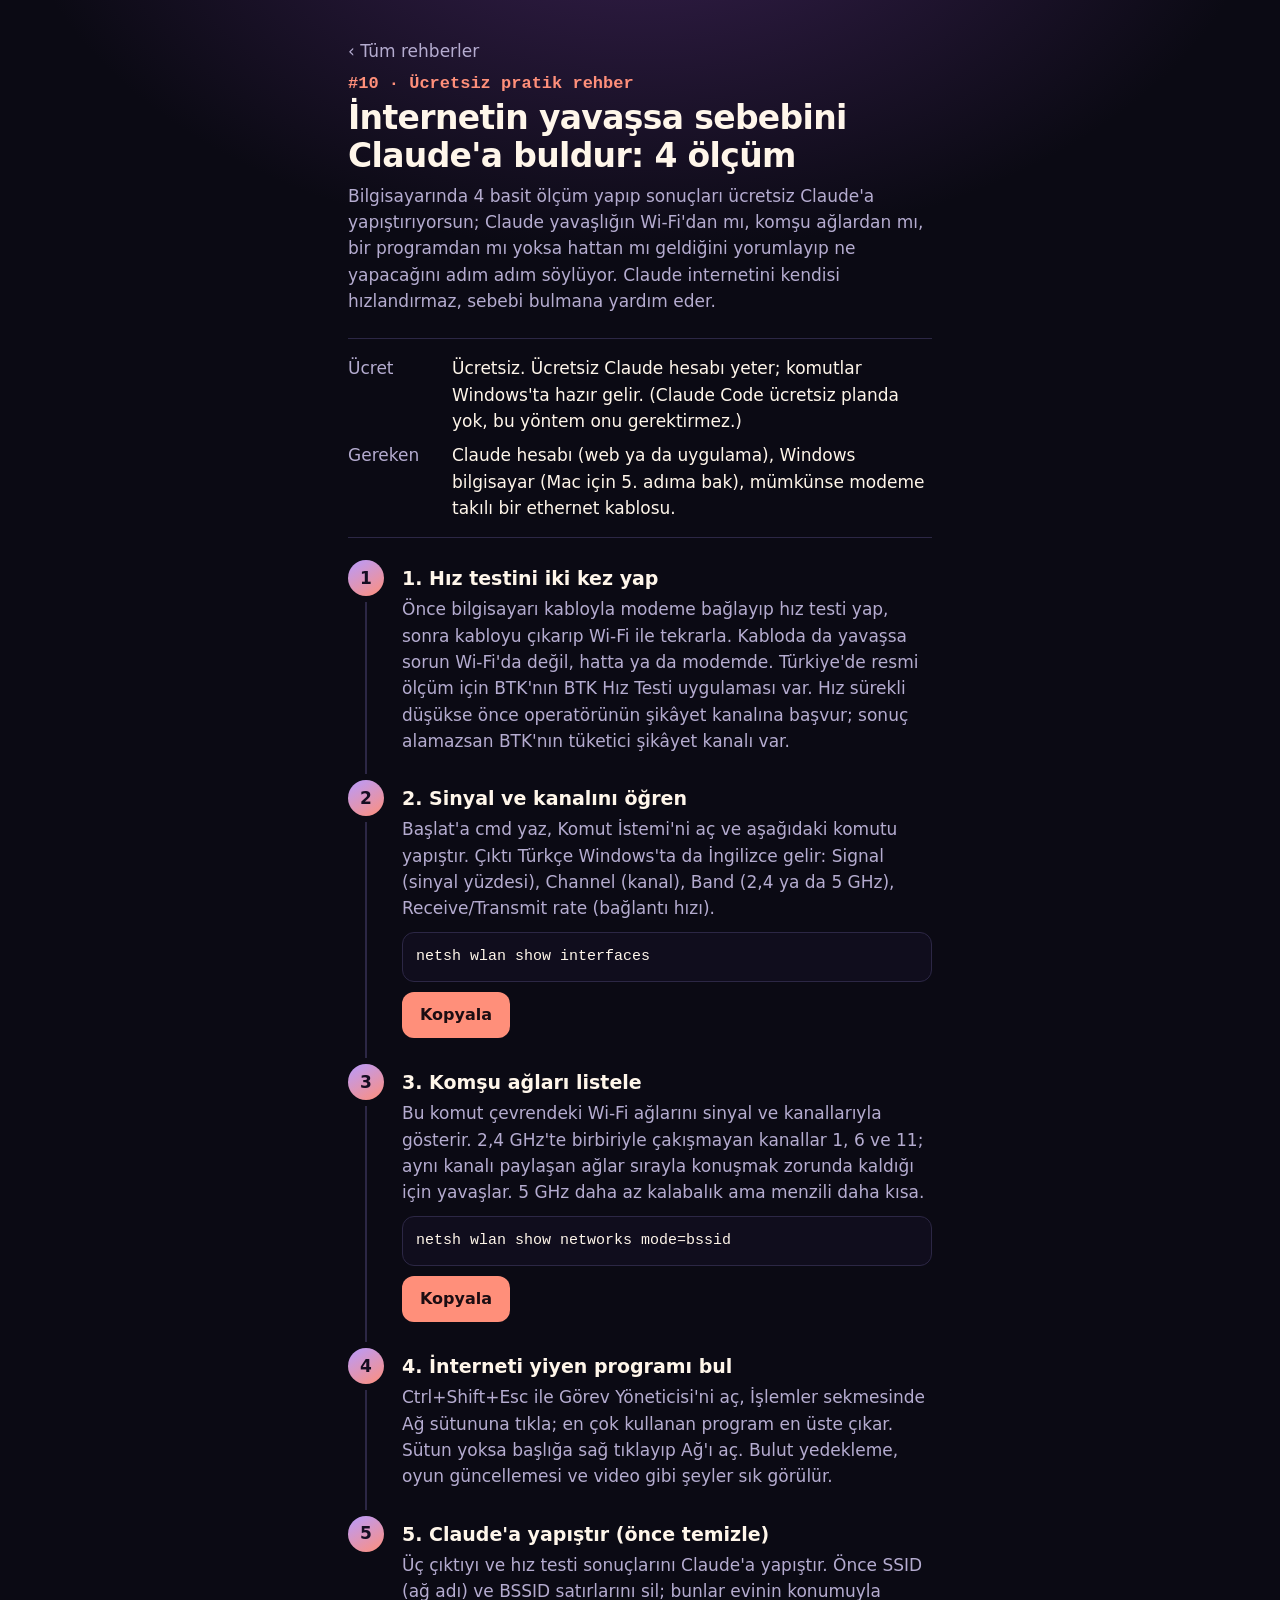
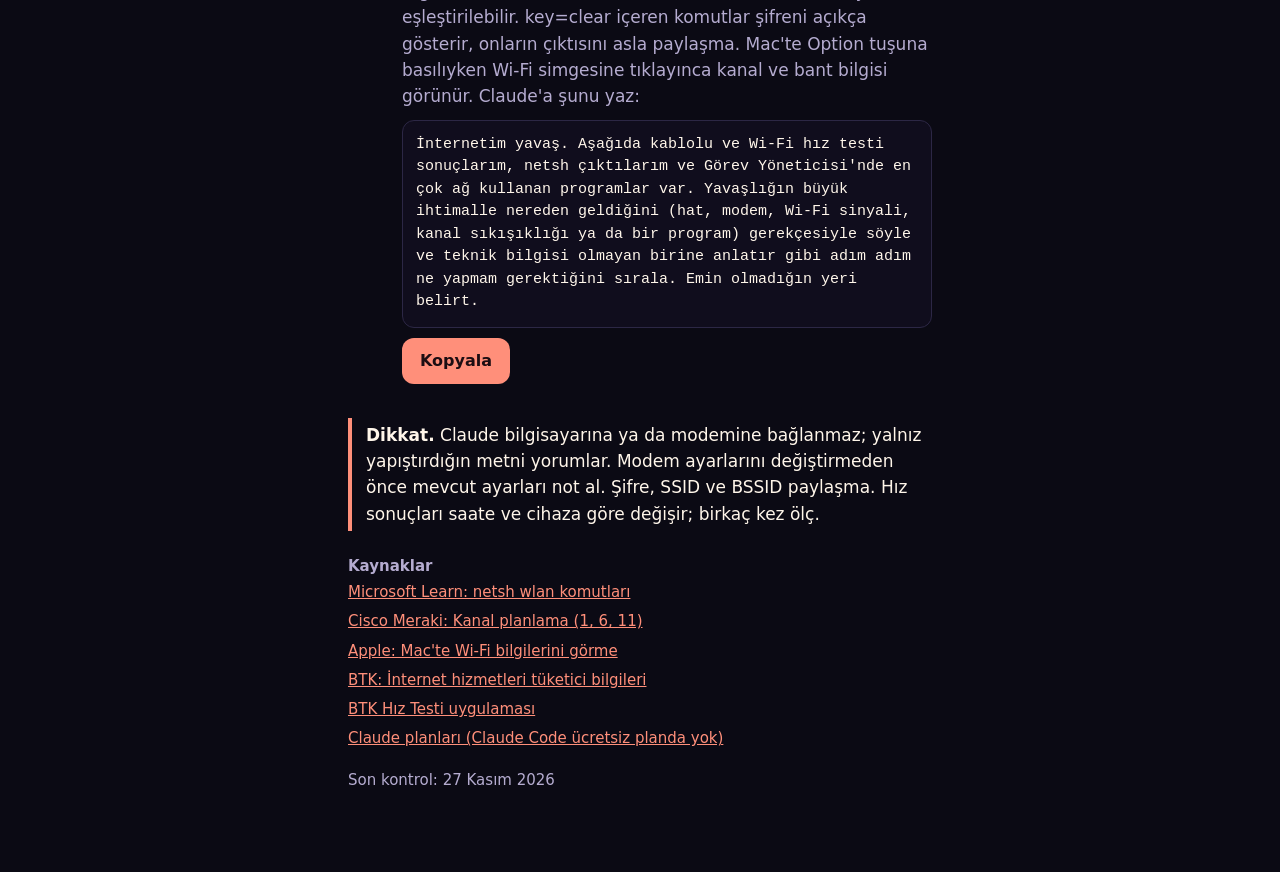
<file: claude-internet-hiz/index.html>
<!doctype html><html lang="tr"><head><meta charset="utf-8">
<meta name="viewport" content="width=device-width,initial-scale=1"><title>İnternetin yavaşsa sebebini Claude&#x27;a buldur: 4 ölçüm | İmleç</title>
<meta name="description" content="Bilgisayarında 4 basit ölçüm yapıp sonuçları ücretsiz Claude&#x27;a yapıştırıyorsun; Claude yavaşlığın Wi-Fi&#x27;dan mı, komşu ağlardan mı, bir programdan mı yoksa hattan mı geldiğini yorumlayıp ne yapacağını adım adım söylüyor. Claude internetini kendisi hızlandırmaz, sebebi bulmana yardım eder."><meta name="theme-color" content="#0b0a14">
<link rel="icon" href="../profil.jpg"><link rel="stylesheet" href="../stil.css"></head>
<body><main><a class="geri" href="../index.html">‹ Tüm rehberler</a><div class="no">#10 · Ücretsiz pratik rehber</div><h1>İnternetin yavaşsa sebebini Claude&#x27;a buldur: 4 ölçüm</h1><p class="alt">Bilgisayarında 4 basit ölçüm yapıp sonuçları ücretsiz Claude&#x27;a yapıştırıyorsun; Claude yavaşlığın Wi-Fi&#x27;dan mı, komşu ağlardan mı, bir programdan mı yoksa hattan mı geldiğini yorumlayıp ne yapacağını adım adım söylüyor. Claude internetini kendisi hızlandırmaz, sebebi bulmana yardım eder.</p><dl><dt>Ücret</dt><dd>Ücretsiz. Ücretsiz Claude hesabı yeter; komutlar Windows&#x27;ta hazır gelir. (Claude Code ücretsiz planda yok, bu yöntem onu gerektirmez.)</dd><dt>Gereken</dt><dd>Claude hesabı (web ya da uygulama), Windows bilgisayar (Mac için 5. adıma bak), mümkünse modeme takılı bir ethernet kablosu.</dd></dl><ol><li><b>1. Hız testini iki kez yap</b><p>Önce bilgisayarı kabloyla modeme bağlayıp hız testi yap, sonra kabloyu çıkarıp Wi-Fi ile tekrarla. Kabloda da yavaşsa sorun Wi-Fi&#x27;da değil, hatta ya da modemde. Türkiye&#x27;de resmi ölçüm için BTK&#x27;nın BTK Hız Testi uygulaması var. Hız sürekli düşükse önce operatörünün şikâyet kanalına başvur; sonuç alamazsan BTK&#x27;nın tüketici şikâyet kanalı var.</p></li><li><b>2. Sinyal ve kanalını öğren</b><p>Başlat&#x27;a cmd yaz, Komut İstemi&#x27;ni aç ve aşağıdaki komutu yapıştır. Çıktı Türkçe Windows&#x27;ta da İngilizce gelir: Signal (sinyal yüzdesi), Channel (kanal), Band (2,4 ya da 5 GHz), Receive/Transmit rate (bağlantı hızı).</p><div class="kopya">netsh wlan show interfaces</div><button type="button">Kopyala</button></li><li><b>3. Komşu ağları listele</b><p>Bu komut çevrendeki Wi-Fi ağlarını sinyal ve kanallarıyla gösterir. 2,4 GHz&#x27;te birbiriyle çakışmayan kanallar 1, 6 ve 11; aynı kanalı paylaşan ağlar sırayla konuşmak zorunda kaldığı için yavaşlar. 5 GHz daha az kalabalık ama menzili daha kısa.</p><div class="kopya">netsh wlan show networks mode=bssid</div><button type="button">Kopyala</button></li><li><b>4. İnterneti yiyen programı bul</b><p>Ctrl+Shift+Esc ile Görev Yöneticisi&#x27;ni aç, İşlemler sekmesinde Ağ sütununa tıkla; en çok kullanan program en üste çıkar. Sütun yoksa başlığa sağ tıklayıp Ağ&#x27;ı aç. Bulut yedekleme, oyun güncellemesi ve video gibi şeyler sık görülür.</p></li><li><b>5. Claude&#x27;a yapıştır (önce temizle)</b><p>Üç çıktıyı ve hız testi sonuçlarını Claude&#x27;a yapıştır. Önce SSID (ağ adı) ve BSSID satırlarını sil; bunlar evinin konumuyla eşleştirilebilir. key=clear içeren komutlar şifreni açıkça gösterir, onların çıktısını asla paylaşma. Mac&#x27;te Option tuşuna basılıyken Wi-Fi simgesine tıklayınca kanal ve bant bilgisi görünür. Claude&#x27;a şunu yaz:</p><div class="kopya">İnternetim yavaş. Aşağıda kablolu ve Wi-Fi hız testi sonuçlarım, netsh çıktılarım ve Görev Yöneticisi&#x27;nde en çok ağ kullanan programlar var. Yavaşlığın büyük ihtimalle nereden geldiğini (hat, modem, Wi-Fi sinyali, kanal sıkışıklığı ya da bir program) gerekçesiyle söyle ve teknik bilgisi olmayan birine anlatır gibi adım adım ne yapmam gerektiğini sırala. Emin olmadığın yeri belirt.</div><button type="button">Kopyala</button></li></ol><p class="dikkat"><b>Dikkat.</b> Claude bilgisayarına ya da modemine bağlanmaz; yalnız yapıştırdığın metni yorumlar. Modem ayarlarını değiştirmeden önce mevcut ayarları not al. Şifre, SSID ve BSSID paylaşma. Hız sonuçları saate ve cihaza göre değişir; birkaç kez ölç.</p><div class="kay"><b>Kaynaklar</b><ul><li><a href="https://learn.microsoft.com/en-us/windows-server/administration/windows-commands/netsh-wlan" target="_blank" rel="noopener">Microsoft Learn: netsh wlan komutları</a></li><li><a href="https://documentation.meraki.com/MR/Wi-Fi_Basics_and_Best_Practices/Channel_Planning_Best_Practices" target="_blank" rel="noopener">Cisco Meraki: Kanal planlama (1, 6, 11)</a></li><li><a href="https://support.apple.com/guide/mac-help/mchlfad426fa/mac" target="_blank" rel="noopener">Apple: Mac&#x27;te Wi-Fi bilgilerini görme</a></li><li><a href="https://tuketici.btk.gov.tr/internet-hizmetleri" target="_blank" rel="noopener">BTK: İnternet hizmetleri tüketici bilgileri</a></li><li><a href="https://apps.apple.com/tr/app/btk-hiz-testi/id1222949102" target="_blank" rel="noopener">BTK Hız Testi uygulaması</a></li><li><a href="https://claude.com/pricing" target="_blank" rel="noopener">Claude planları (Claude Code ücretsiz planda yok)</a></li></ul><p>Son kontrol: 27 Kasım 2026</p></div><script>
for(const b of document.querySelectorAll('button'))b.onclick=async()=>{const k=b.previousElementSibling;
try{await navigator.clipboard.writeText(k.textContent);b.textContent='Kopyalandı'}
catch{const r=document.createRange();r.selectNodeContents(k);const s=getSelection();s.removeAllRanges();s.addRange(r);b.textContent='Metin seçildi, kopyala'}
setTimeout(()=>b.textContent='Kopyala',2000)};
</script></main></body></html>
</file>
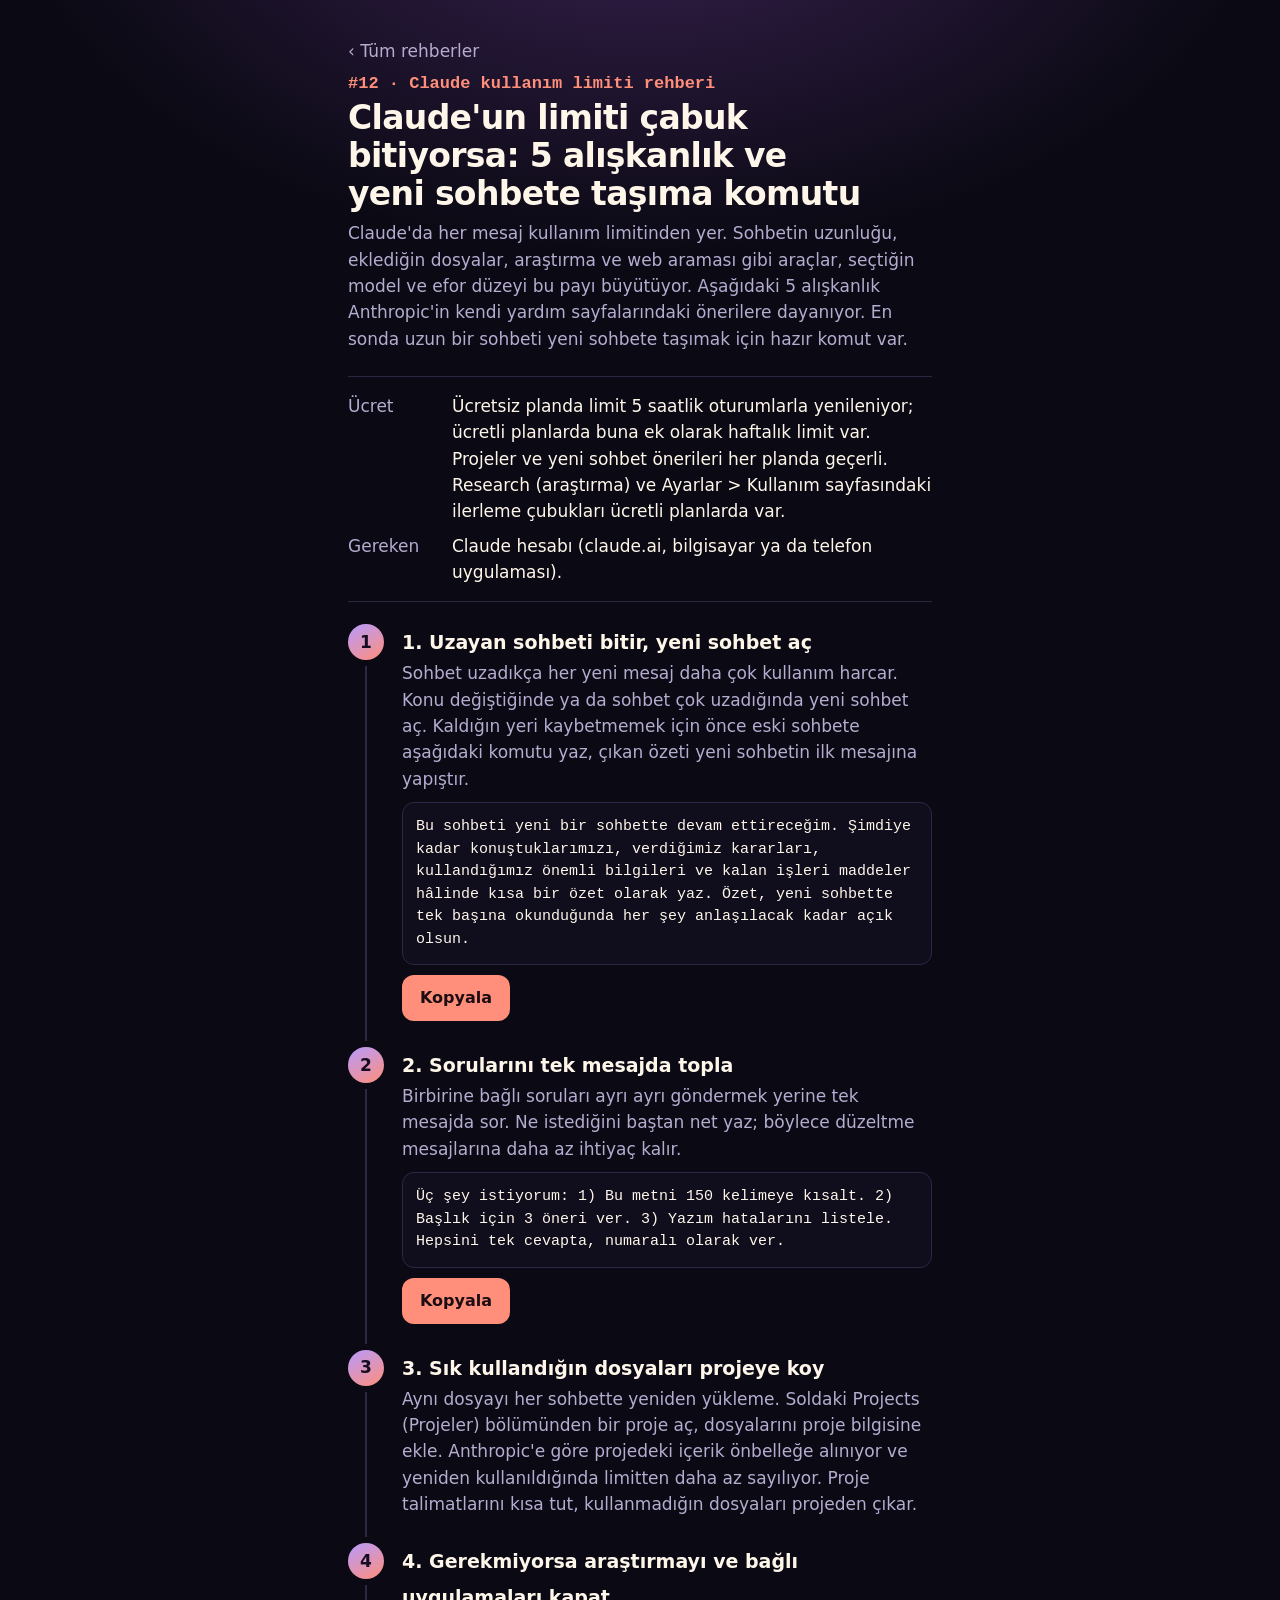
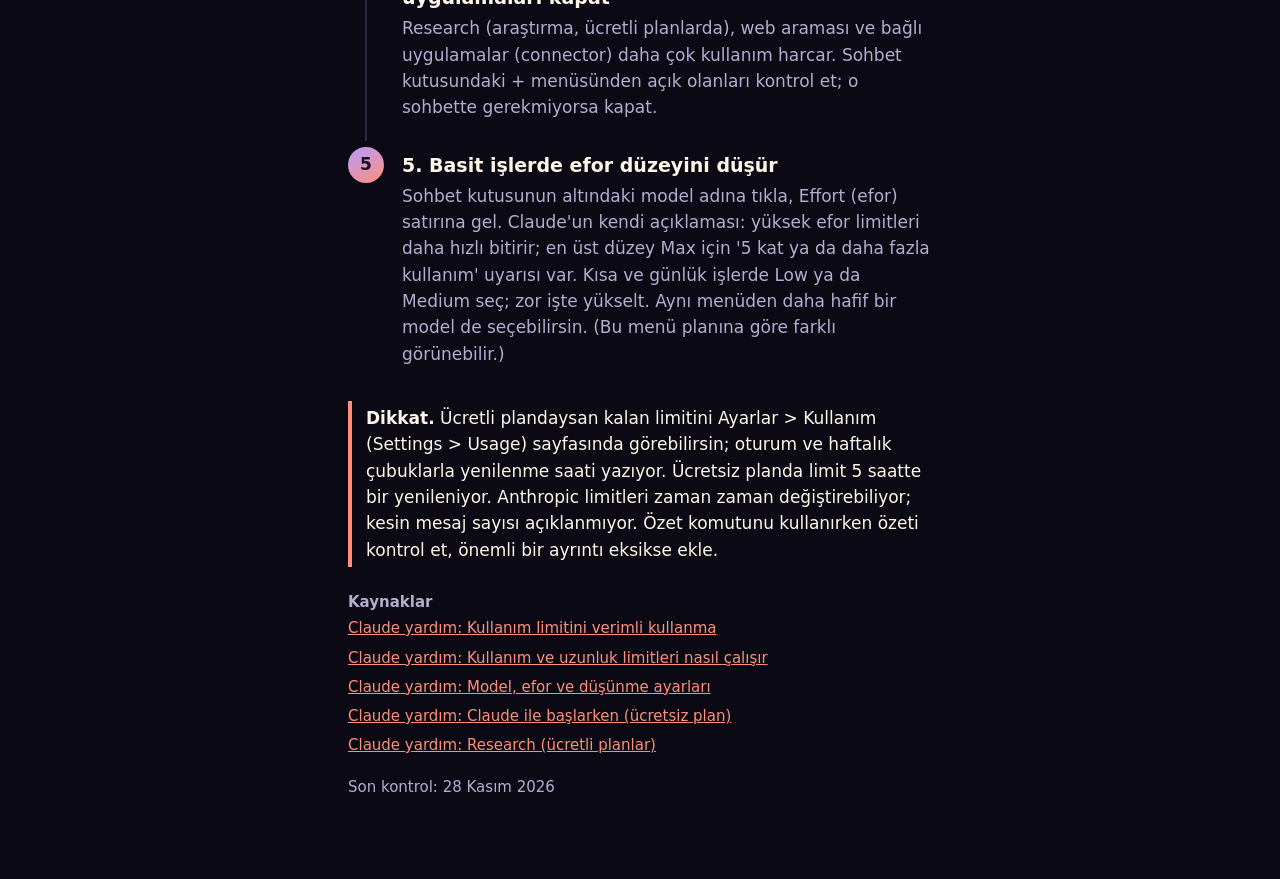
<file: claude-limit/index.html>
<!doctype html><html lang="tr"><head><meta charset="utf-8">
<meta name="viewport" content="width=device-width,initial-scale=1"><title>Claude&#x27;un limiti çabuk bitiyorsa: 5 alışkanlık ve yeni sohbete taşıma komutu | İmleç</title>
<meta name="description" content="Claude&#x27;da her mesaj kullanım limitinden yer. Sohbetin uzunluğu, eklediğin dosyalar, araştırma ve web araması gibi araçlar, seçtiğin model ve efor düzeyi bu payı büyütüyor. Aşağıdaki 5 alışkanlık Anthropic&#x27;in kendi yardım sayfalarındaki önerilere dayanıyor. En sonda uzun bir sohbeti yeni sohbete taşımak için hazır komut var."><meta name="theme-color" content="#0b0a14">
<link rel="icon" href="../profil.jpg"><link rel="stylesheet" href="../stil.css"></head>
<body><main><a class="geri" href="../index.html">‹ Tüm rehberler</a><div class="no">#12 · Claude kullanım limiti rehberi</div><h1>Claude&#x27;un limiti çabuk bitiyorsa: 5 alışkanlık ve yeni sohbete taşıma komutu</h1><p class="alt">Claude&#x27;da her mesaj kullanım limitinden yer. Sohbetin uzunluğu, eklediğin dosyalar, araştırma ve web araması gibi araçlar, seçtiğin model ve efor düzeyi bu payı büyütüyor. Aşağıdaki 5 alışkanlık Anthropic&#x27;in kendi yardım sayfalarındaki önerilere dayanıyor. En sonda uzun bir sohbeti yeni sohbete taşımak için hazır komut var.</p><dl><dt>Ücret</dt><dd>Ücretsiz planda limit 5 saatlik oturumlarla yenileniyor; ücretli planlarda buna ek olarak haftalık limit var. Projeler ve yeni sohbet önerileri her planda geçerli. Research (araştırma) ve Ayarlar &gt; Kullanım sayfasındaki ilerleme çubukları ücretli planlarda var.</dd><dt>Gereken</dt><dd>Claude hesabı (claude.ai, bilgisayar ya da telefon uygulaması).</dd></dl><ol><li><b>1. Uzayan sohbeti bitir, yeni sohbet aç</b><p>Sohbet uzadıkça her yeni mesaj daha çok kullanım harcar. Konu değiştiğinde ya da sohbet çok uzadığında yeni sohbet aç. Kaldığın yeri kaybetmemek için önce eski sohbete aşağıdaki komutu yaz, çıkan özeti yeni sohbetin ilk mesajına yapıştır.</p><div class="kopya">Bu sohbeti yeni bir sohbette devam ettireceğim. Şimdiye kadar konuştuklarımızı, verdiğimiz kararları, kullandığımız önemli bilgileri ve kalan işleri maddeler hâlinde kısa bir özet olarak yaz. Özet, yeni sohbette tek başına okunduğunda her şey anlaşılacak kadar açık olsun.</div><button type="button">Kopyala</button></li><li><b>2. Sorularını tek mesajda topla</b><p>Birbirine bağlı soruları ayrı ayrı göndermek yerine tek mesajda sor. Ne istediğini baştan net yaz; böylece düzeltme mesajlarına daha az ihtiyaç kalır.</p><div class="kopya">Üç şey istiyorum: 1) Bu metni 150 kelimeye kısalt. 2) Başlık için 3 öneri ver. 3) Yazım hatalarını listele. Hepsini tek cevapta, numaralı olarak ver.</div><button type="button">Kopyala</button></li><li><b>3. Sık kullandığın dosyaları projeye koy</b><p>Aynı dosyayı her sohbette yeniden yükleme. Soldaki Projects (Projeler) bölümünden bir proje aç, dosyalarını proje bilgisine ekle. Anthropic&#x27;e göre projedeki içerik önbelleğe alınıyor ve yeniden kullanıldığında limitten daha az sayılıyor. Proje talimatlarını kısa tut, kullanmadığın dosyaları projeden çıkar.</p></li><li><b>4. Gerekmiyorsa araştırmayı ve bağlı uygulamaları kapat</b><p>Research (araştırma, ücretli planlarda), web araması ve bağlı uygulamalar (connector) daha çok kullanım harcar. Sohbet kutusundaki + menüsünden açık olanları kontrol et; o sohbette gerekmiyorsa kapat.</p></li><li><b>5. Basit işlerde efor düzeyini düşür</b><p>Sohbet kutusunun altındaki model adına tıkla, Effort (efor) satırına gel. Claude&#x27;un kendi açıklaması: yüksek efor limitleri daha hızlı bitirir; en üst düzey Max için &#x27;5 kat ya da daha fazla kullanım&#x27; uyarısı var. Kısa ve günlük işlerde Low ya da Medium seç; zor işte yükselt. Aynı menüden daha hafif bir model de seçebilirsin. (Bu menü planına göre farklı görünebilir.)</p></li></ol><p class="dikkat"><b>Dikkat.</b> Ücretli plandaysan kalan limitini Ayarlar &gt; Kullanım (Settings &gt; Usage) sayfasında görebilirsin; oturum ve haftalık çubuklarla yenilenme saati yazıyor. Ücretsiz planda limit 5 saatte bir yenileniyor. Anthropic limitleri zaman zaman değiştirebiliyor; kesin mesaj sayısı açıklanmıyor. Özet komutunu kullanırken özeti kontrol et, önemli bir ayrıntı eksikse ekle.</p><div class="kay"><b>Kaynaklar</b><ul><li><a href="https://support.claude.com/en/articles/9797557-usage-limit-best-practices" target="_blank" rel="noopener">Claude yardım: Kullanım limitini verimli kullanma</a></li><li><a href="https://support.claude.com/en/articles/11647753-understanding-usage-and-length-limits" target="_blank" rel="noopener">Claude yardım: Kullanım ve uzunluk limitleri nasıl çalışır</a></li><li><a href="https://support.claude.com/en/articles/8664678" target="_blank" rel="noopener">Claude yardım: Model, efor ve düşünme ayarları</a></li><li><a href="https://support.claude.com/en/articles/8114491-getting-started-with-claude" target="_blank" rel="noopener">Claude yardım: Claude ile başlarken (ücretsiz plan)</a></li><li><a href="https://support.claude.com/en/articles/11088861" target="_blank" rel="noopener">Claude yardım: Research (ücretli planlar)</a></li></ul><p>Son kontrol: 28 Kasım 2026</p></div><script>
for(const b of document.querySelectorAll('button'))b.onclick=async()=>{const k=b.previousElementSibling;
try{await navigator.clipboard.writeText(k.textContent);b.textContent='Kopyalandı'}
catch{const r=document.createRange();r.selectNodeContents(k);const s=getSelection();s.removeAllRanges();s.addRange(r);b.textContent='Metin seçildi, kopyala'}
setTimeout(()=>b.textContent='Kopyala',2000)};
</script></main></body></html>
</file>
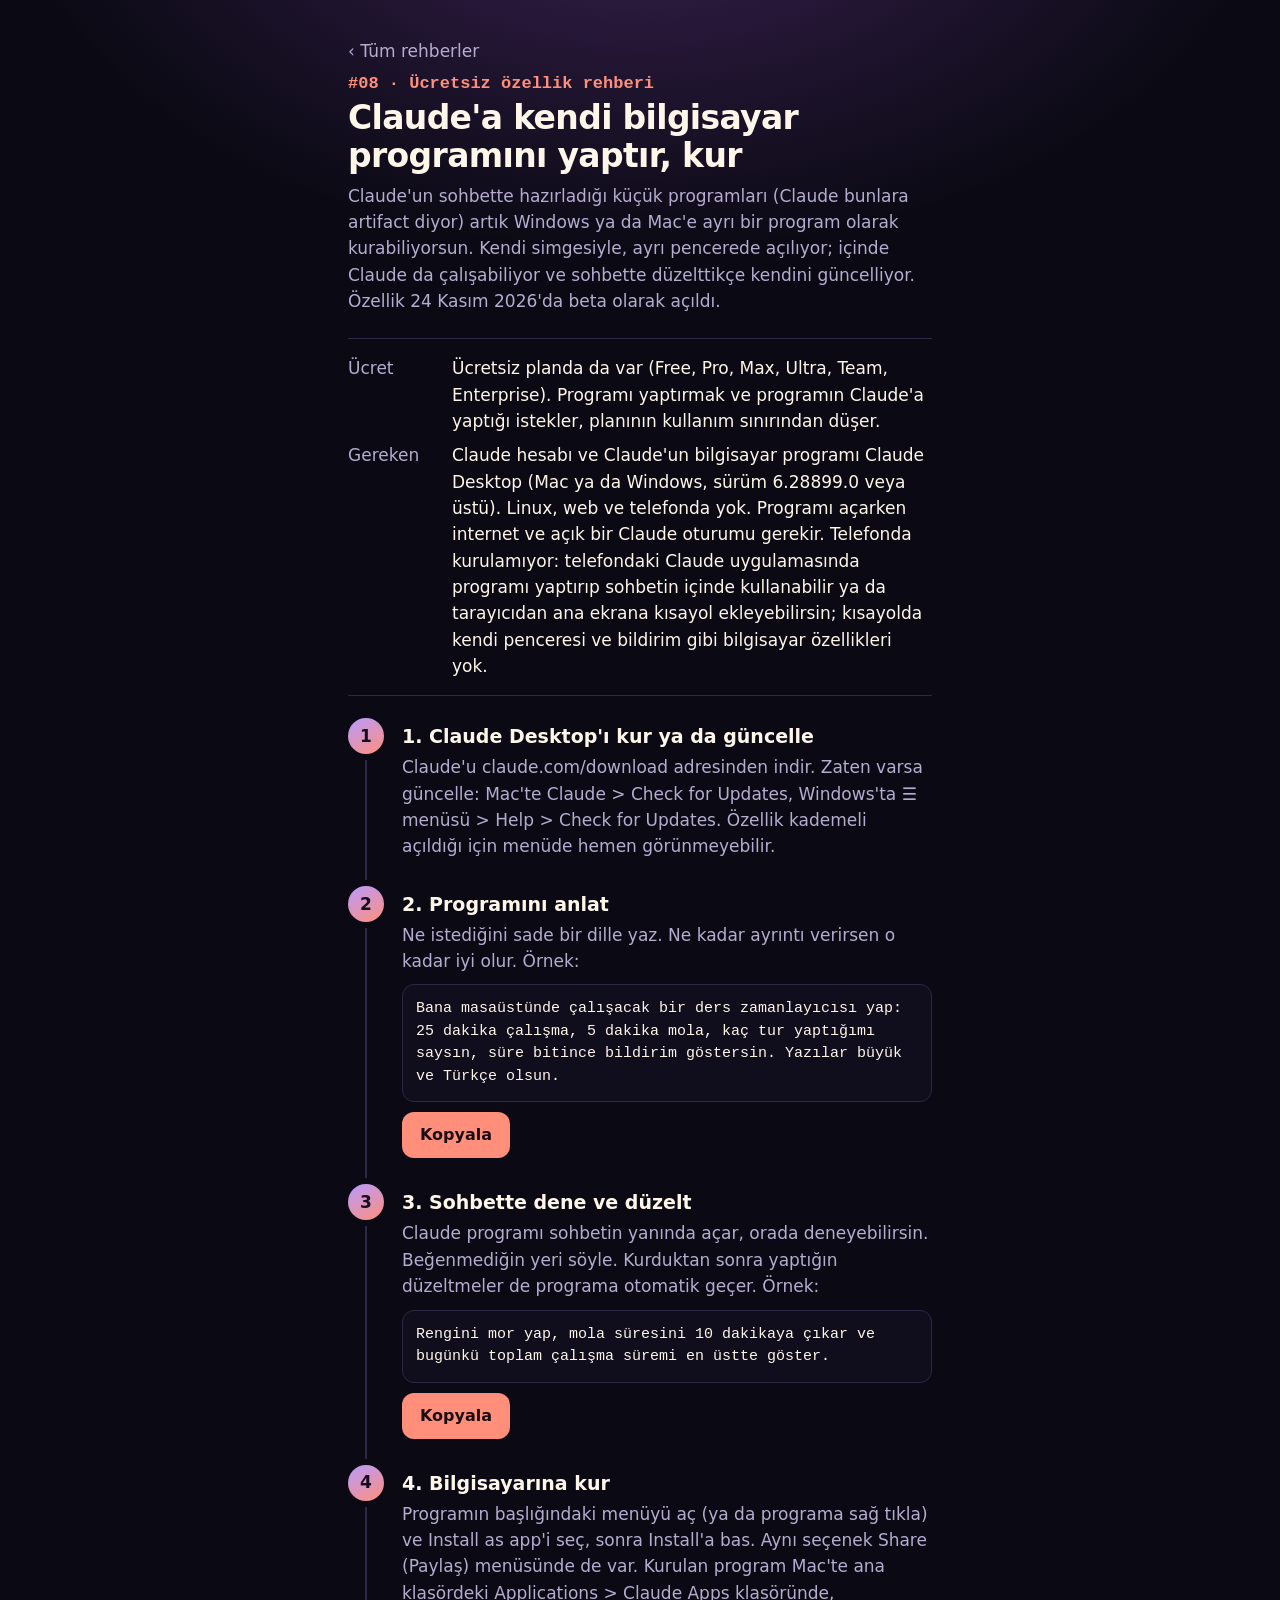
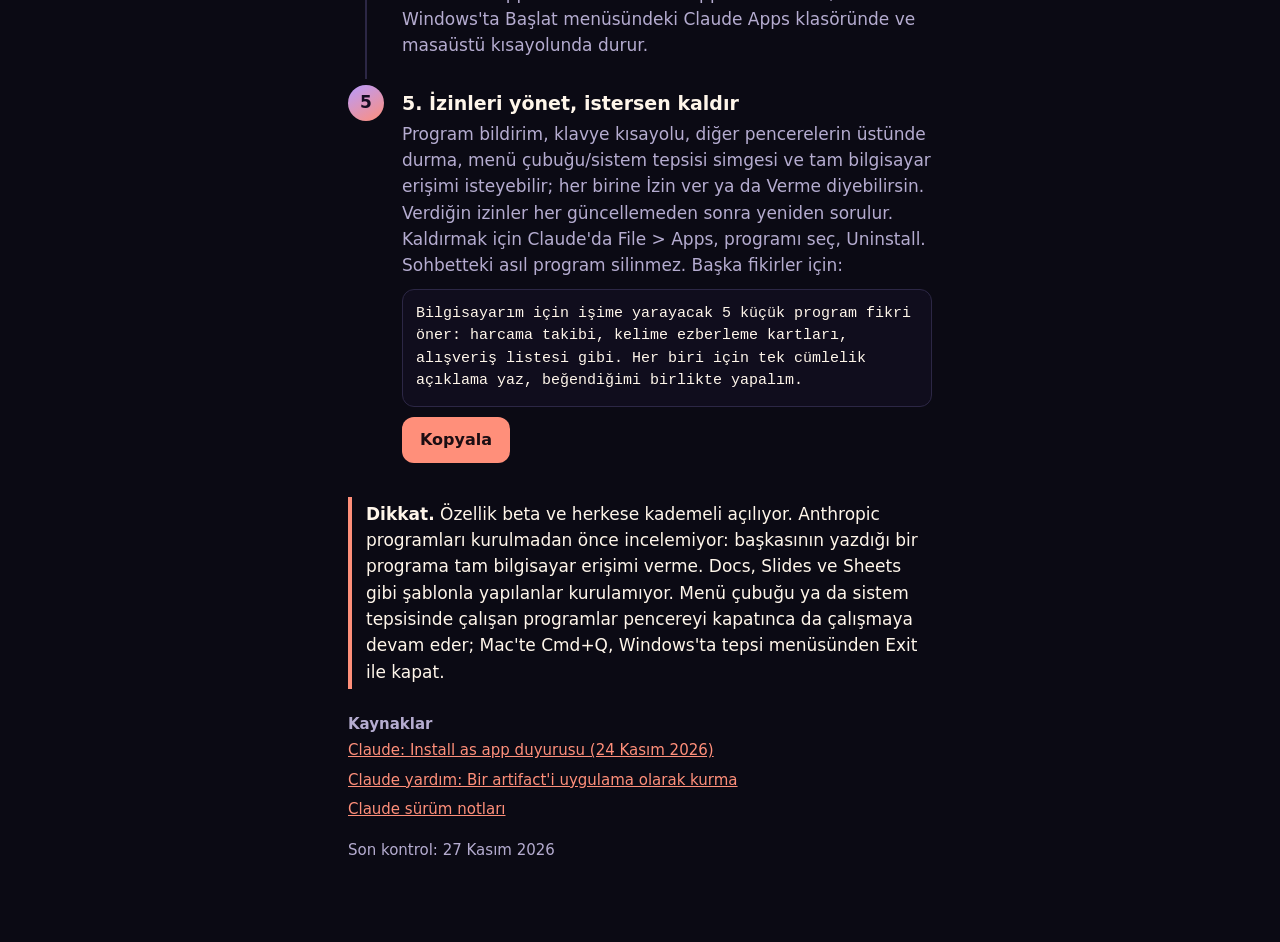
<file: claude-program-kur/index.html>
<!doctype html><html lang="tr"><head><meta charset="utf-8">
<meta name="viewport" content="width=device-width,initial-scale=1"><title>Claude&#x27;a kendi bilgisayar programını yaptır, kur | İmleç</title>
<meta name="description" content="Claude&#x27;un sohbette hazırladığı küçük programları (Claude bunlara artifact diyor) artık Windows ya da Mac&#x27;e ayrı bir program olarak kurabiliyorsun. Kendi simgesiyle, ayrı pencerede açılıyor; içinde Claude da çalışabiliyor ve sohbette düzelttikçe kendini güncelliyor. Özellik 24 Kasım 2026&#x27;da beta olarak açıldı."><meta name="theme-color" content="#0b0a14">
<link rel="icon" href="../profil.jpg"><link rel="stylesheet" href="../stil.css"></head>
<body><main><a class="geri" href="../index.html">‹ Tüm rehberler</a><div class="no">#08 · Ücretsiz özellik rehberi</div><h1>Claude&#x27;a kendi bilgisayar programını yaptır, kur</h1><p class="alt">Claude&#x27;un sohbette hazırladığı küçük programları (Claude bunlara artifact diyor) artık Windows ya da Mac&#x27;e ayrı bir program olarak kurabiliyorsun. Kendi simgesiyle, ayrı pencerede açılıyor; içinde Claude da çalışabiliyor ve sohbette düzelttikçe kendini güncelliyor. Özellik 24 Kasım 2026&#x27;da beta olarak açıldı.</p><dl><dt>Ücret</dt><dd>Ücretsiz planda da var (Free, Pro, Max, Ultra, Team, Enterprise). Programı yaptırmak ve programın Claude&#x27;a yaptığı istekler, planının kullanım sınırından düşer.</dd><dt>Gereken</dt><dd>Claude hesabı ve Claude&#x27;un bilgisayar programı Claude Desktop (Mac ya da Windows, sürüm 6.28899.0 veya üstü). Linux, web ve telefonda yok. Programı açarken internet ve açık bir Claude oturumu gerekir. Telefonda kurulamıyor: telefondaki Claude uygulamasında programı yaptırıp sohbetin içinde kullanabilir ya da tarayıcıdan ana ekrana kısayol ekleyebilirsin; kısayolda kendi penceresi ve bildirim gibi bilgisayar özellikleri yok.</dd></dl><ol><li><b>1. Claude Desktop&#x27;ı kur ya da güncelle</b><p>Claude&#x27;u claude.com/download adresinden indir. Zaten varsa güncelle: Mac&#x27;te Claude &gt; Check for Updates, Windows&#x27;ta ☰ menüsü &gt; Help &gt; Check for Updates. Özellik kademeli açıldığı için menüde hemen görünmeyebilir.</p></li><li><b>2. Programını anlat</b><p>Ne istediğini sade bir dille yaz. Ne kadar ayrıntı verirsen o kadar iyi olur. Örnek:</p><div class="kopya">Bana masaüstünde çalışacak bir ders zamanlayıcısı yap: 25 dakika çalışma, 5 dakika mola, kaç tur yaptığımı saysın, süre bitince bildirim göstersin. Yazılar büyük ve Türkçe olsun.</div><button type="button">Kopyala</button></li><li><b>3. Sohbette dene ve düzelt</b><p>Claude programı sohbetin yanında açar, orada deneyebilirsin. Beğenmediğin yeri söyle. Kurduktan sonra yaptığın düzeltmeler de programa otomatik geçer. Örnek:</p><div class="kopya">Rengini mor yap, mola süresini 10 dakikaya çıkar ve bugünkü toplam çalışma süremi en üstte göster.</div><button type="button">Kopyala</button></li><li><b>4. Bilgisayarına kur</b><p>Programın başlığındaki menüyü aç (ya da programa sağ tıkla) ve Install as app&#x27;i seç, sonra Install&#x27;a bas. Aynı seçenek Share (Paylaş) menüsünde de var. Kurulan program Mac&#x27;te ana klasördeki Applications &gt; Claude Apps klasöründe, Windows&#x27;ta Başlat menüsündeki Claude Apps klasöründe ve masaüstü kısayolunda durur.</p></li><li><b>5. İzinleri yönet, istersen kaldır</b><p>Program bildirim, klavye kısayolu, diğer pencerelerin üstünde durma, menü çubuğu/sistem tepsisi simgesi ve tam bilgisayar erişimi isteyebilir; her birine İzin ver ya da Verme diyebilirsin. Verdiğin izinler her güncellemeden sonra yeniden sorulur. Kaldırmak için Claude&#x27;da File &gt; Apps, programı seç, Uninstall. Sohbetteki asıl program silinmez. Başka fikirler için:</p><div class="kopya">Bilgisayarım için işime yarayacak 5 küçük program fikri öner: harcama takibi, kelime ezberleme kartları, alışveriş listesi gibi. Her biri için tek cümlelik açıklama yaz, beğendiğimi birlikte yapalım.</div><button type="button">Kopyala</button></li></ol><p class="dikkat"><b>Dikkat.</b> Özellik beta ve herkese kademeli açılıyor. Anthropic programları kurulmadan önce incelemiyor: başkasının yazdığı bir programa tam bilgisayar erişimi verme. Docs, Slides ve Sheets gibi şablonla yapılanlar kurulamıyor. Menü çubuğu ya da sistem tepsisinde çalışan programlar pencereyi kapatınca da çalışmaya devam eder; Mac&#x27;te Cmd+Q, Windows&#x27;ta tepsi menüsünden Exit ile kapat.</p><div class="kay"><b>Kaynaklar</b><ul><li><a href="https://claude.com/resources/articles/install-as-app" target="_blank" rel="noopener">Claude: Install as app duyurusu (24 Kasım 2026)</a></li><li><a href="https://support.claude.com/en/articles/18516354-install-an-artifact-as-an-app" target="_blank" rel="noopener">Claude yardım: Bir artifact&#x27;i uygulama olarak kurma</a></li><li><a href="https://support.claude.com/en/articles/12138966-release-notes" target="_blank" rel="noopener">Claude sürüm notları</a></li></ul><p>Son kontrol: 27 Kasım 2026</p></div><script>
for(const b of document.querySelectorAll('button'))b.onclick=async()=>{const k=b.previousElementSibling;
try{await navigator.clipboard.writeText(k.textContent);b.textContent='Kopyalandı'}
catch{const r=document.createRange();r.selectNodeContents(k);const s=getSelection();s.removeAllRanges();s.addRange(r);b.textContent='Metin seçildi, kopyala'}
setTimeout(()=>b.textContent='Kopyala',2000)};
</script></main></body></html>
</file>
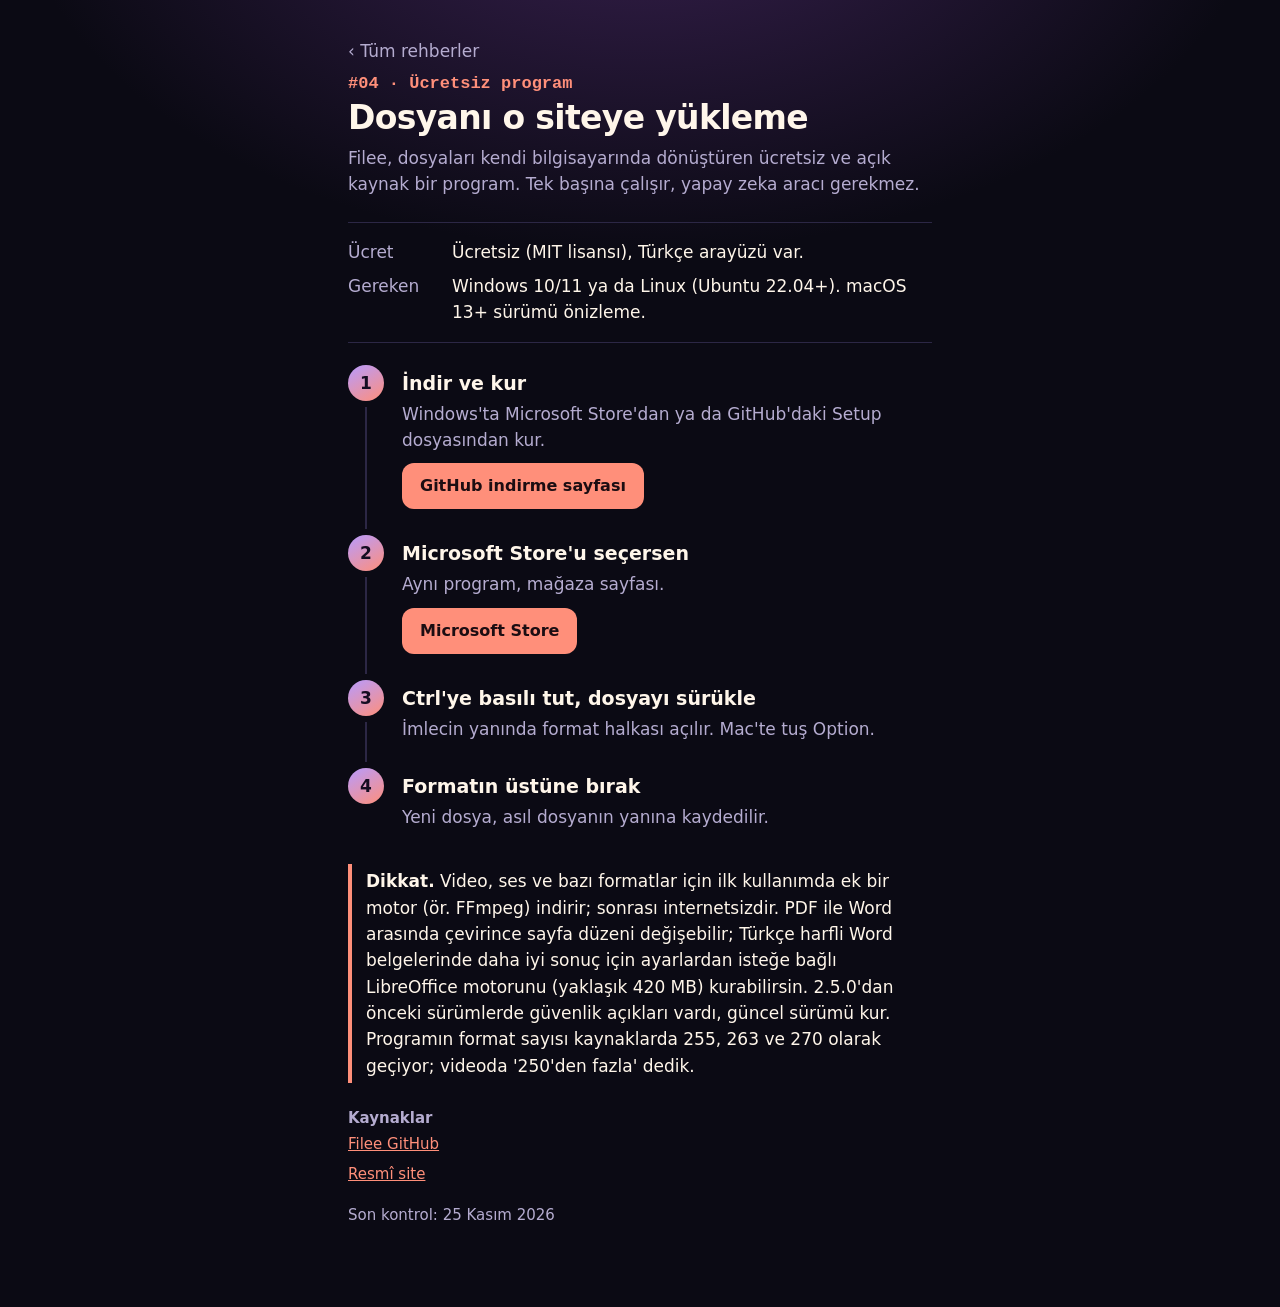
<file: dosyani-o-siteye-yukleme/index.html>
<!doctype html><html lang="tr"><head><meta charset="utf-8">
<meta name="viewport" content="width=device-width,initial-scale=1"><title>Dosyanı o siteye yükleme | İmleç</title>
<meta name="description" content="Filee, dosyaları kendi bilgisayarında dönüştüren ücretsiz ve açık kaynak bir program. Tek başına çalışır, yapay zeka aracı gerekmez."><meta name="theme-color" content="#0b0a14">
<link rel="icon" href="../profil.jpg"><link rel="stylesheet" href="../stil.css"></head>
<body><main><a class="geri" href="../index.html">‹ Tüm rehberler</a><div class="no">#04 · Ücretsiz program</div><h1>Dosyanı o siteye yükleme</h1><p class="alt">Filee, dosyaları kendi bilgisayarında dönüştüren ücretsiz ve açık kaynak bir program. Tek başına çalışır, yapay zeka aracı gerekmez.</p><dl><dt>Ücret</dt><dd>Ücretsiz (MIT lisansı), Türkçe arayüzü var.</dd><dt>Gereken</dt><dd>Windows 10/11 ya da Linux (Ubuntu 22.04+). macOS 13+ sürümü önizleme.</dd></dl><ol><li><b>İndir ve kur</b><p>Windows&#x27;ta Microsoft Store&#x27;dan ya da GitHub&#x27;daki Setup dosyasından kur.</p><a class="git" href="https://github.com/KnifeLemon/Filee/releases/latest" target="_blank" rel="noopener">GitHub indirme sayfası</a></li><li><b>Microsoft Store&#x27;u seçersen</b><p>Aynı program, mağaza sayfası.</p><a class="git" href="https://apps.microsoft.com/detail/XPDCN05L89WS0C" target="_blank" rel="noopener">Microsoft Store</a></li><li><b>Ctrl&#x27;ye basılı tut, dosyayı sürükle</b><p>İmlecin yanında format halkası açılır. Mac&#x27;te tuş Option.</p></li><li><b>Formatın üstüne bırak</b><p>Yeni dosya, asıl dosyanın yanına kaydedilir.</p></li></ol><p class="dikkat"><b>Dikkat.</b> Video, ses ve bazı formatlar için ilk kullanımda ek bir motor (ör. FFmpeg) indirir; sonrası internetsizdir. PDF ile Word arasında çevirince sayfa düzeni değişebilir; Türkçe harfli Word belgelerinde daha iyi sonuç için ayarlardan isteğe bağlı LibreOffice motorunu (yaklaşık 420 MB) kurabilirsin. 2.5.0&#x27;dan önceki sürümlerde güvenlik açıkları vardı, güncel sürümü kur. Programın format sayısı kaynaklarda 255, 263 ve 270 olarak geçiyor; videoda &#x27;250&#x27;den fazla&#x27; dedik.</p><div class="kay"><b>Kaynaklar</b><ul><li><a href="https://github.com/KnifeLemon/Filee" target="_blank" rel="noopener">Filee GitHub</a></li><li><a href="https://filee.sh/tr/" target="_blank" rel="noopener">Resmî site</a></li></ul><p>Son kontrol: 25 Kasım 2026</p></div><script>
for(const b of document.querySelectorAll('button'))b.onclick=async()=>{const k=b.previousElementSibling;
try{await navigator.clipboard.writeText(k.textContent);b.textContent='Kopyalandı'}
catch{const r=document.createRange();r.selectNodeContents(k);const s=getSelection();s.removeAllRanges();s.addRange(r);b.textContent='Metin seçildi, kopyala'}
setTimeout(()=>b.textContent='Kopyala',2000)};
</script></main></body></html>
</file>
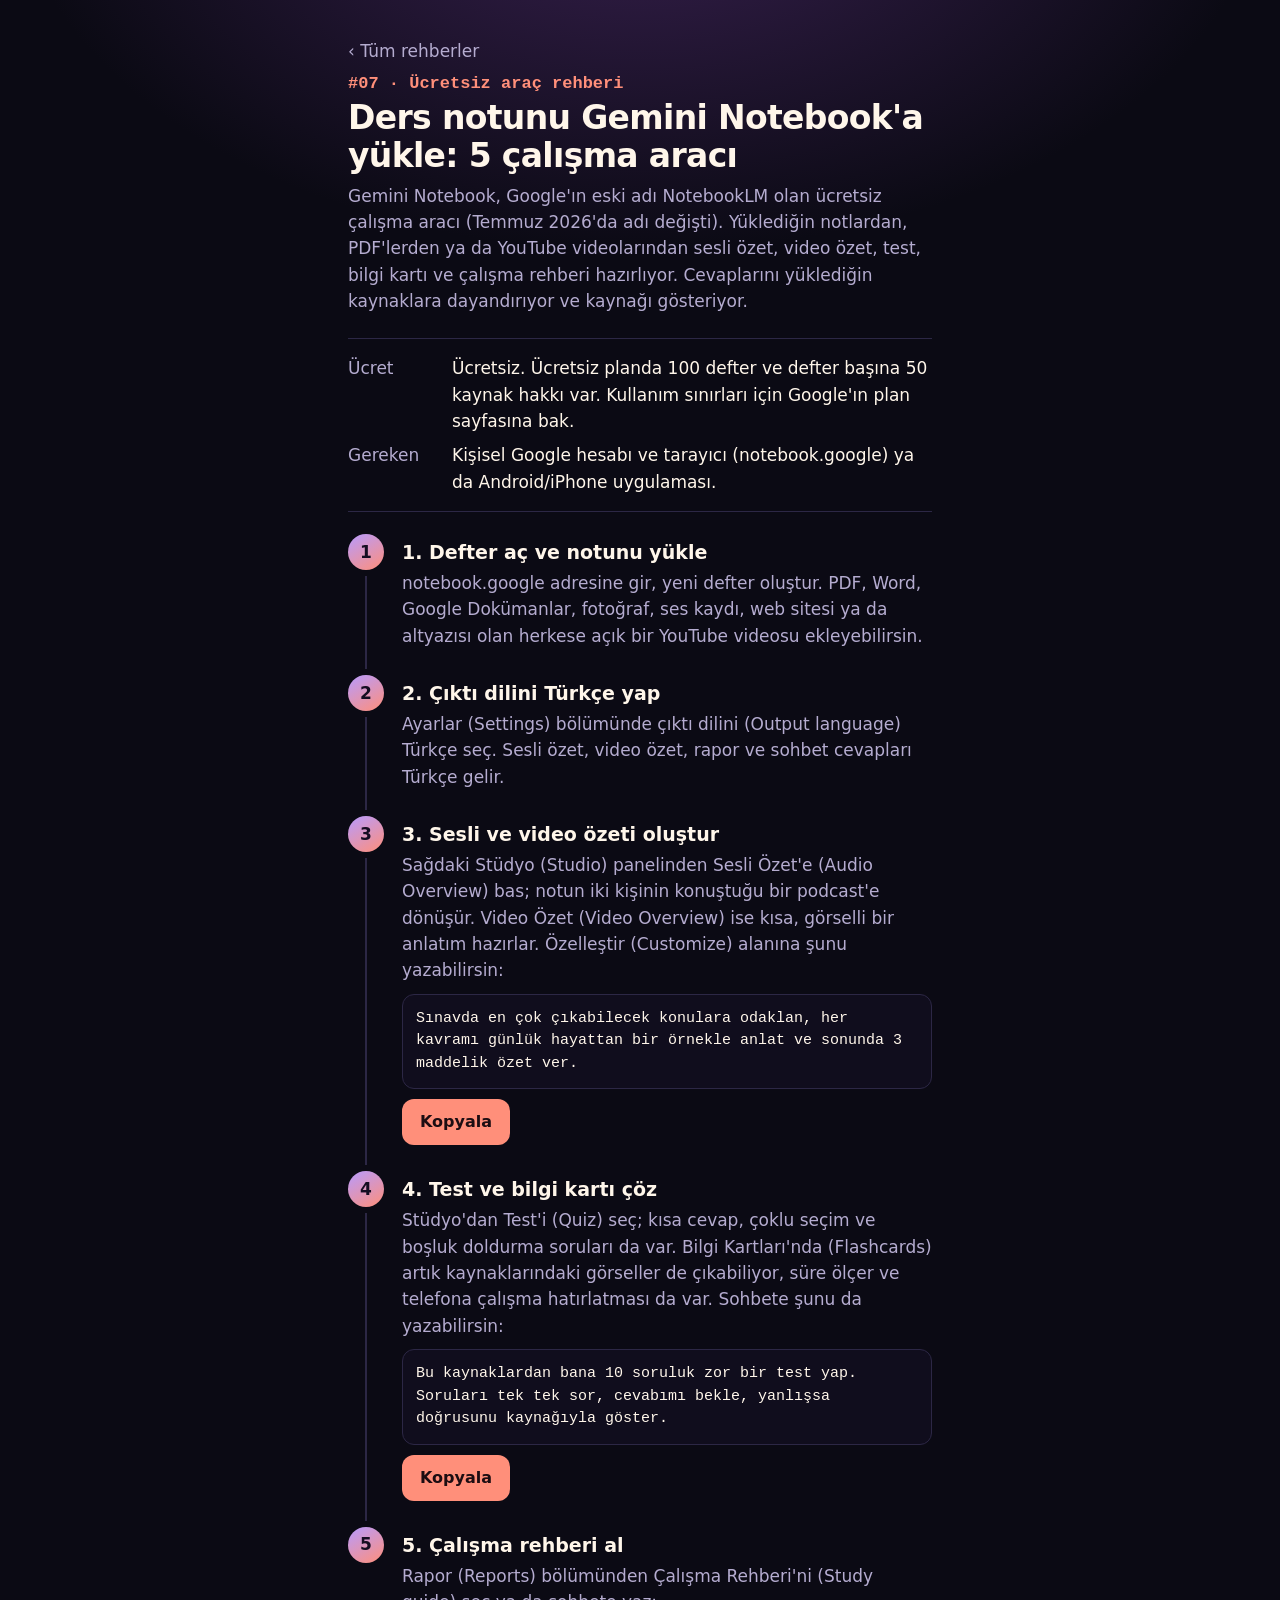
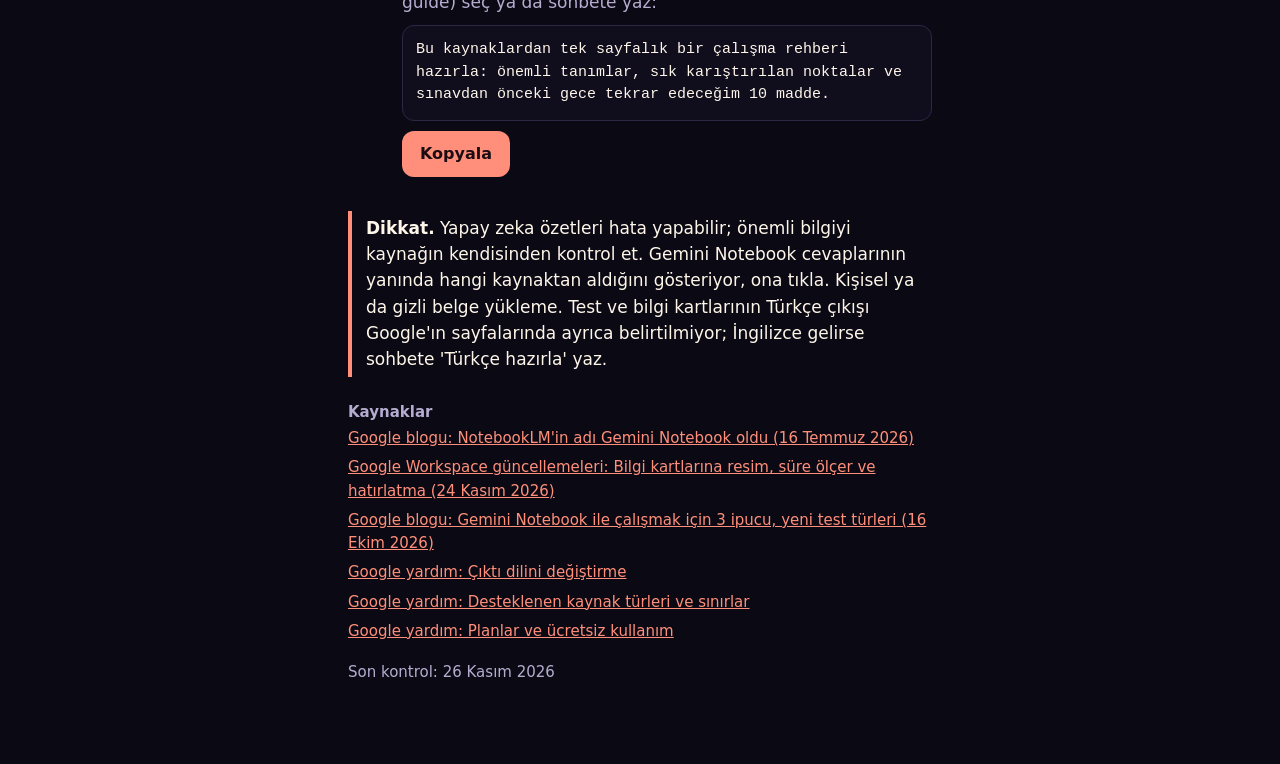
<file: gemini-notebook-sinav/index.html>
<!doctype html><html lang="tr"><head><meta charset="utf-8">
<meta name="viewport" content="width=device-width,initial-scale=1"><title>Ders notunu Gemini Notebook&#x27;a yükle: 5 çalışma aracı | İmleç</title>
<meta name="description" content="Gemini Notebook, Google&#x27;ın eski adı NotebookLM olan ücretsiz çalışma aracı (Temmuz 2026&#x27;da adı değişti). Yüklediğin notlardan, PDF&#x27;lerden ya da YouTube videolarından sesli özet, video özet, test, bilgi kartı ve çalışma rehberi hazırlıyor. Cevaplarını yüklediğin kaynaklara dayandırıyor ve kaynağı gösteriyor."><meta name="theme-color" content="#0b0a14">
<link rel="icon" href="../profil.jpg"><link rel="stylesheet" href="../stil.css"></head>
<body><main><a class="geri" href="../index.html">‹ Tüm rehberler</a><div class="no">#07 · Ücretsiz araç rehberi</div><h1>Ders notunu Gemini Notebook&#x27;a yükle: 5 çalışma aracı</h1><p class="alt">Gemini Notebook, Google&#x27;ın eski adı NotebookLM olan ücretsiz çalışma aracı (Temmuz 2026&#x27;da adı değişti). Yüklediğin notlardan, PDF&#x27;lerden ya da YouTube videolarından sesli özet, video özet, test, bilgi kartı ve çalışma rehberi hazırlıyor. Cevaplarını yüklediğin kaynaklara dayandırıyor ve kaynağı gösteriyor.</p><dl><dt>Ücret</dt><dd>Ücretsiz. Ücretsiz planda 100 defter ve defter başına 50 kaynak hakkı var. Kullanım sınırları için Google&#x27;ın plan sayfasına bak.</dd><dt>Gereken</dt><dd>Kişisel Google hesabı ve tarayıcı (notebook.google) ya da Android/iPhone uygulaması.</dd></dl><ol><li><b>1. Defter aç ve notunu yükle</b><p>notebook.google adresine gir, yeni defter oluştur. PDF, Word, Google Dokümanlar, fotoğraf, ses kaydı, web sitesi ya da altyazısı olan herkese açık bir YouTube videosu ekleyebilirsin.</p></li><li><b>2. Çıktı dilini Türkçe yap</b><p>Ayarlar (Settings) bölümünde çıktı dilini (Output language) Türkçe seç. Sesli özet, video özet, rapor ve sohbet cevapları Türkçe gelir.</p></li><li><b>3. Sesli ve video özeti oluştur</b><p>Sağdaki Stüdyo (Studio) panelinden Sesli Özet&#x27;e (Audio Overview) bas; notun iki kişinin konuştuğu bir podcast&#x27;e dönüşür. Video Özet (Video Overview) ise kısa, görselli bir anlatım hazırlar. Özelleştir (Customize) alanına şunu yazabilirsin:</p><div class="kopya">Sınavda en çok çıkabilecek konulara odaklan, her kavramı günlük hayattan bir örnekle anlat ve sonunda 3 maddelik özet ver.</div><button type="button">Kopyala</button></li><li><b>4. Test ve bilgi kartı çöz</b><p>Stüdyo&#x27;dan Test&#x27;i (Quiz) seç; kısa cevap, çoklu seçim ve boşluk doldurma soruları da var. Bilgi Kartları&#x27;nda (Flashcards) artık kaynaklarındaki görseller de çıkabiliyor, süre ölçer ve telefona çalışma hatırlatması da var. Sohbete şunu da yazabilirsin:</p><div class="kopya">Bu kaynaklardan bana 10 soruluk zor bir test yap. Soruları tek tek sor, cevabımı bekle, yanlışsa doğrusunu kaynağıyla göster.</div><button type="button">Kopyala</button></li><li><b>5. Çalışma rehberi al</b><p>Rapor (Reports) bölümünden Çalışma Rehberi&#x27;ni (Study guide) seç ya da sohbete yaz:</p><div class="kopya">Bu kaynaklardan tek sayfalık bir çalışma rehberi hazırla: önemli tanımlar, sık karıştırılan noktalar ve sınavdan önceki gece tekrar edeceğim 10 madde.</div><button type="button">Kopyala</button></li></ol><p class="dikkat"><b>Dikkat.</b> Yapay zeka özetleri hata yapabilir; önemli bilgiyi kaynağın kendisinden kontrol et. Gemini Notebook cevaplarının yanında hangi kaynaktan aldığını gösteriyor, ona tıkla. Kişisel ya da gizli belge yükleme. Test ve bilgi kartlarının Türkçe çıkışı Google&#x27;ın sayfalarında ayrıca belirtilmiyor; İngilizce gelirse sohbete &#x27;Türkçe hazırla&#x27; yaz.</p><div class="kay"><b>Kaynaklar</b><ul><li><a href="https://blog.google/innovation-and-ai/products/gemini-notebook/notebooklm-gemini-notebook/" target="_blank" rel="noopener">Google blogu: NotebookLM&#x27;in adı Gemini Notebook oldu (16 Temmuz 2026)</a></li><li><a href="https://workspaceupdates.googleblog.com/2026/11/new-study-enhancements-for-flashcards-in-Gemini-Notebook.html" target="_blank" rel="noopener">Google Workspace güncellemeleri: Bilgi kartlarına resim, süre ölçer ve hatırlatma (24 Kasım 2026)</a></li><li><a href="https://blog.google/innovation-and-ai/products/gemini-notebook/three-tips-study-gemini-notebook/" target="_blank" rel="noopener">Google blogu: Gemini Notebook ile çalışmak için 3 ipucu, yeni test türleri (16 Ekim 2026)</a></li><li><a href="https://support.google.com/notebooklm/answer/16261963" target="_blank" rel="noopener">Google yardım: Çıktı dilini değiştirme</a></li><li><a href="https://support.google.com/notebooklm/answer/16215270" target="_blank" rel="noopener">Google yardım: Desteklenen kaynak türleri ve sınırlar</a></li><li><a href="https://support.google.com/gemininotebook/answer/16213268" target="_blank" rel="noopener">Google yardım: Planlar ve ücretsiz kullanım</a></li></ul><p>Son kontrol: 26 Kasım 2026</p></div><script>
for(const b of document.querySelectorAll('button'))b.onclick=async()=>{const k=b.previousElementSibling;
try{await navigator.clipboard.writeText(k.textContent);b.textContent='Kopyalandı'}
catch{const r=document.createRange();r.selectNodeContents(k);const s=getSelection();s.removeAllRanges();s.addRange(r);b.textContent='Metin seçildi, kopyala'}
setTimeout(()=>b.textContent='Kopyala',2000)};
</script></main></body></html>
</file>
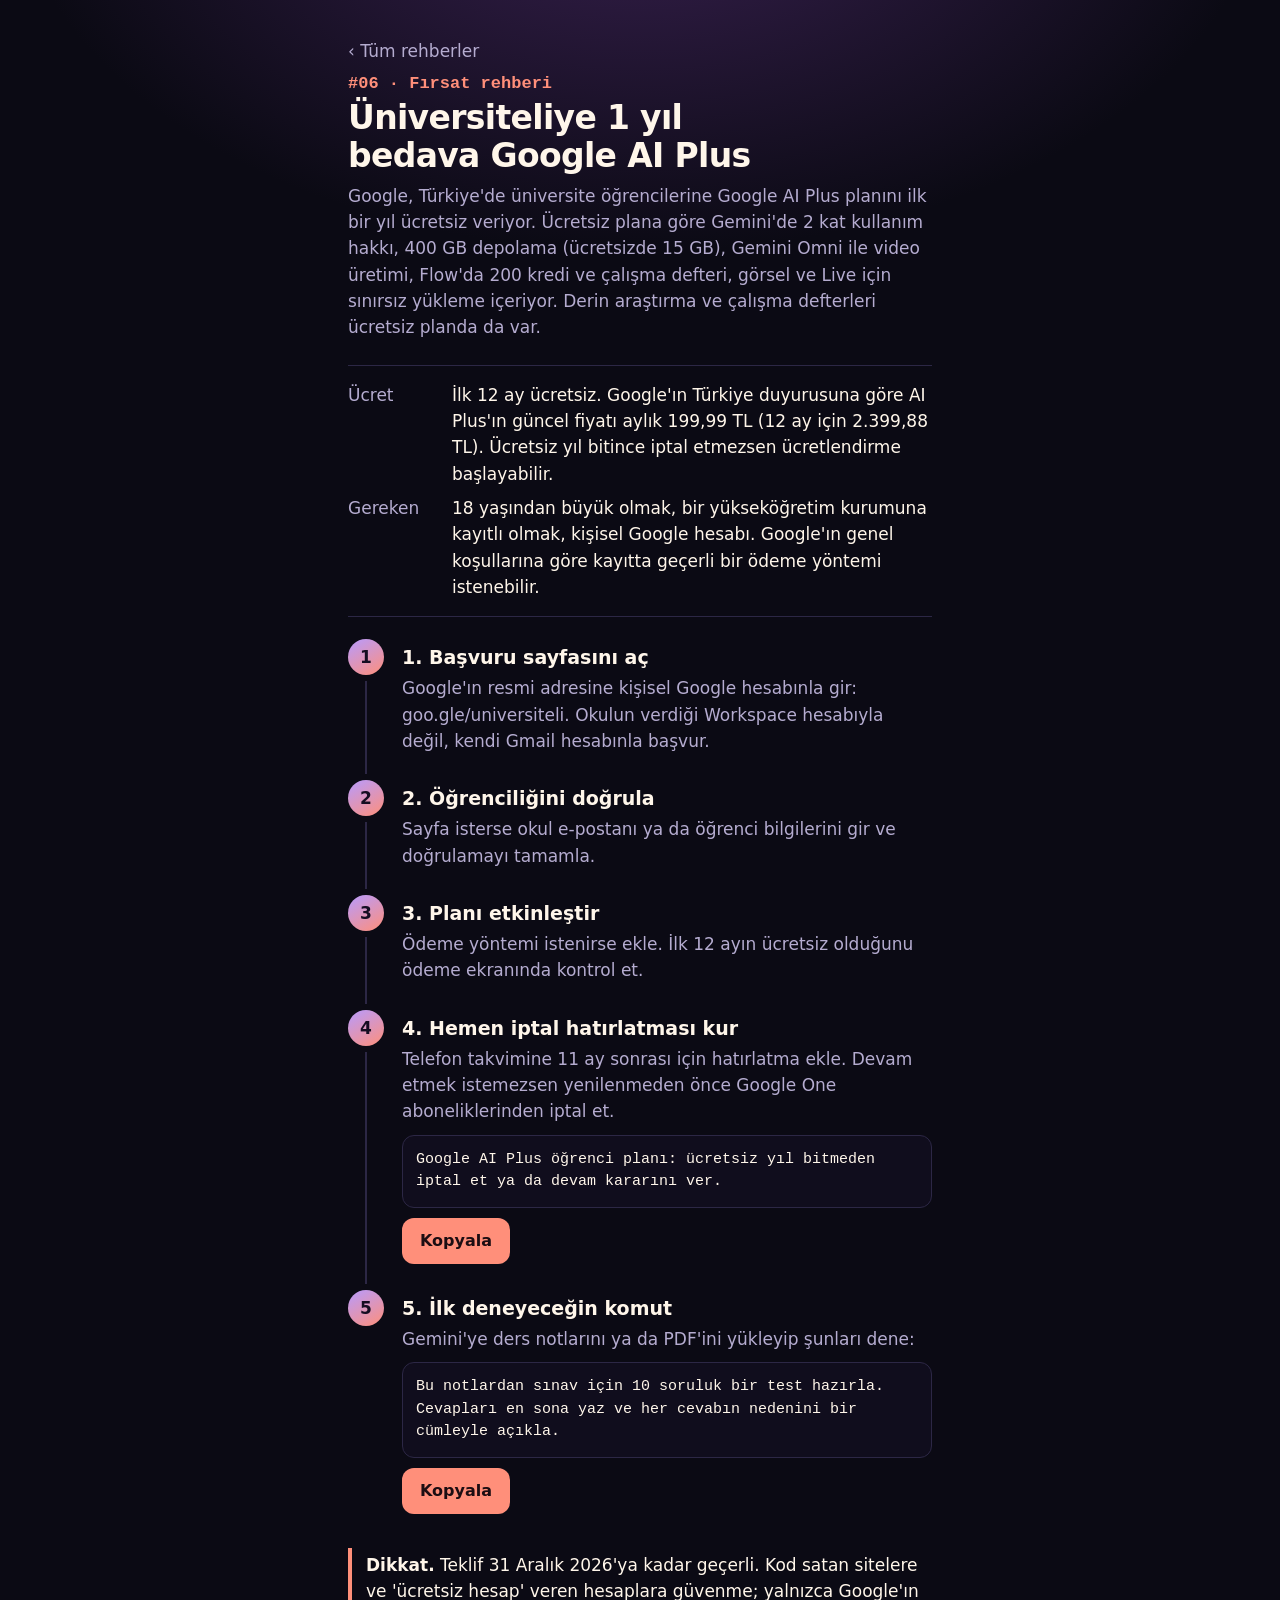
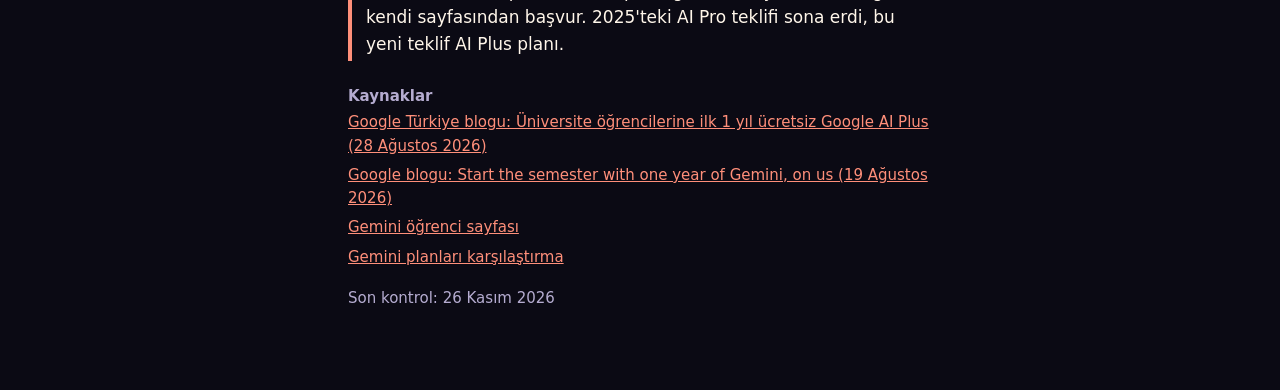
<file: google-ai-plus-ogrenci/index.html>
<!doctype html><html lang="tr"><head><meta charset="utf-8">
<meta name="viewport" content="width=device-width,initial-scale=1"><title>Üniversiteliye 1 yıl bedava Google AI Plus | İmleç</title>
<meta name="description" content="Google, Türkiye&#x27;de üniversite öğrencilerine Google AI Plus planını ilk bir yıl ücretsiz veriyor. Ücretsiz plana göre Gemini&#x27;de 2 kat kullanım hakkı, 400 GB depolama (ücretsizde 15 GB), Gemini Omni ile video üretimi, Flow&#x27;da 200 kredi ve çalışma defteri, görsel ve Live için sınırsız yükleme içeriyor. Derin araştırma ve çalışma defterleri ücretsiz planda da var."><meta name="theme-color" content="#0b0a14">
<link rel="icon" href="../profil.jpg"><link rel="stylesheet" href="../stil.css"></head>
<body><main><a class="geri" href="../index.html">‹ Tüm rehberler</a><div class="no">#06 · Fırsat rehberi</div><h1>Üniversiteliye 1 yıl bedava Google AI Plus</h1><p class="alt">Google, Türkiye&#x27;de üniversite öğrencilerine Google AI Plus planını ilk bir yıl ücretsiz veriyor. Ücretsiz plana göre Gemini&#x27;de 2 kat kullanım hakkı, 400 GB depolama (ücretsizde 15 GB), Gemini Omni ile video üretimi, Flow&#x27;da 200 kredi ve çalışma defteri, görsel ve Live için sınırsız yükleme içeriyor. Derin araştırma ve çalışma defterleri ücretsiz planda da var.</p><dl><dt>Ücret</dt><dd>İlk 12 ay ücretsiz. Google&#x27;ın Türkiye duyurusuna göre AI Plus&#x27;ın güncel fiyatı aylık 199,99 TL (12 ay için 2.399,88 TL). Ücretsiz yıl bitince iptal etmezsen ücretlendirme başlayabilir.</dd><dt>Gereken</dt><dd>18 yaşından büyük olmak, bir yükseköğretim kurumuna kayıtlı olmak, kişisel Google hesabı. Google&#x27;ın genel koşullarına göre kayıtta geçerli bir ödeme yöntemi istenebilir.</dd></dl><ol><li><b>1. Başvuru sayfasını aç</b><p>Google&#x27;ın resmi adresine kişisel Google hesabınla gir: goo.gle/universiteli. Okulun verdiği Workspace hesabıyla değil, kendi Gmail hesabınla başvur.</p></li><li><b>2. Öğrenciliğini doğrula</b><p>Sayfa isterse okul e-postanı ya da öğrenci bilgilerini gir ve doğrulamayı tamamla.</p></li><li><b>3. Planı etkinleştir</b><p>Ödeme yöntemi istenirse ekle. İlk 12 ayın ücretsiz olduğunu ödeme ekranında kontrol et.</p></li><li><b>4. Hemen iptal hatırlatması kur</b><p>Telefon takvimine 11 ay sonrası için hatırlatma ekle. Devam etmek istemezsen yenilenmeden önce Google One aboneliklerinden iptal et.</p><div class="kopya">Google AI Plus öğrenci planı: ücretsiz yıl bitmeden iptal et ya da devam kararını ver.</div><button type="button">Kopyala</button></li><li><b>5. İlk deneyeceğin komut</b><p>Gemini&#x27;ye ders notlarını ya da PDF&#x27;ini yükleyip şunları dene:</p><div class="kopya">Bu notlardan sınav için 10 soruluk bir test hazırla. Cevapları en sona yaz ve her cevabın nedenini bir cümleyle açıkla.</div><button type="button">Kopyala</button></li></ol><p class="dikkat"><b>Dikkat.</b> Teklif 31 Aralık 2026&#x27;ya kadar geçerli. Kod satan sitelere ve &#x27;ücretsiz hesap&#x27; veren hesaplara güvenme; yalnızca Google&#x27;ın kendi sayfasından başvur. 2025&#x27;teki AI Pro teklifi sona erdi, bu yeni teklif AI Plus planı.</p><div class="kay"><b>Kaynaklar</b><ul><li><a href="https://blog.google/intl/tr-tr/urun-duyurulari/yeni-okul-yilina-gemini-ile-baslayin-universite-ogrencilerine-ilk-1-yil-ucretsiz-google-ai-plus-plani/" target="_blank" rel="noopener">Google Türkiye blogu: Üniversite öğrencilerine ilk 1 yıl ücretsiz Google AI Plus (28 Ağustos 2026)</a></li><li><a href="https://blog.google/innovation-and-ai/products/gemini-app/student-offer-google-ai/" target="_blank" rel="noopener">Google blogu: Start the semester with one year of Gemini, on us (19 Ağustos 2026)</a></li><li><a href="https://gemini.google/students/" target="_blank" rel="noopener">Gemini öğrenci sayfası</a></li><li><a href="https://gemini.google/subscriptions/" target="_blank" rel="noopener">Gemini planları karşılaştırma</a></li></ul><p>Son kontrol: 26 Kasım 2026</p></div><script>
for(const b of document.querySelectorAll('button'))b.onclick=async()=>{const k=b.previousElementSibling;
try{await navigator.clipboard.writeText(k.textContent);b.textContent='Kopyalandı'}
catch{const r=document.createRange();r.selectNodeContents(k);const s=getSelection();s.removeAllRanges();s.addRange(r);b.textContent='Metin seçildi, kopyala'}
setTimeout(()=>b.textContent='Kopyala',2000)};
</script></main></body></html>
</file>
<file: stil.css>
:root{--bg:#0b0a14;--kart:#171427;--cizgi:#2c2745;--yazi:#fff6ea;--sonuk:#b5acd0;--mercan:#ff8f7a;--mor:#b79bff}
*{box-sizing:border-box}html{-webkit-text-size-adjust:100%}
[hidden]{display:none!important}
body{margin:0;min-height:100vh;background:radial-gradient(900px 560px at 50% -140px,#3a2152 0,transparent 70%),var(--bg);color:var(--yazi);font:17px/1.55 "Segoe UI",system-ui,-apple-system,Roboto,sans-serif}
main{max-width:620px;margin:0 auto;padding:28px 18px 64px}a{color:var(--mercan)}
:focus-visible{outline:3px solid var(--mor);outline-offset:3px}
.yuz{display:flex;justify-content:center;align-items:center;gap:13px;height:92px;font:300 62px/1 Consolas,monospace;text-shadow:0 0 22px #ff9c7e}
.yuz i{width:11px;height:44px;border-radius:9px;background:#fffaf2;box-shadow:0 0 24px #ffb79a;animation:k 4.2s infinite}
@keyframes k{0%,93%,100%{transform:none}96%{transform:scaleY(.1)}}
h1{font-size:33px;line-height:1.14;margin:6px 0 8px;letter-spacing:-.02em;text-wrap:balance}
.orta{text-align:center}.alt{color:var(--sonuk);margin:0 0 24px}
input{width:100%;font:inherit;color:inherit;background:var(--kart);border:1px solid var(--cizgi);border-radius:14px;padding:14px 16px;margin-bottom:8px}
input::placeholder{color:#9a91b8}
ul{list-style:none;margin:0;padding:0}
.l a{display:grid;grid-template-columns:54px 1fr auto;gap:8px;align-items:center;padding:19px 4px;color:inherit;text-decoration:none;border-bottom:1px solid var(--cizgi)}
.l b{font-size:19px;line-height:1.25;display:block}.l small{color:var(--sonuk)}
.no{font:700 17px Consolas,monospace;color:var(--mercan)}.l a:hover b{color:var(--mercan)}
.geri{display:inline-block;padding:10px 0;text-decoration:none;color:var(--sonuk)}
dl{display:grid;grid-template-columns:92px 1fr;gap:8px 12px;margin:22px 0;padding:16px 0;border-block:1px solid var(--cizgi)}dt{color:var(--sonuk)}dd{margin:0}
ol{list-style:none;counter-reset:a;margin:0;padding:0}
ol li{counter-increment:a;position:relative;padding:0 0 26px 54px}
ol li:before{content:counter(a);position:absolute;left:0;top:0;width:36px;height:36px;border-radius:50%;display:grid;place-items:center;background:linear-gradient(150deg,var(--mor),var(--mercan));color:#150d22;font-weight:800}
ol li:not(:last-child):after{content:"";position:absolute;left:17px;top:42px;bottom:6px;width:2px;background:var(--cizgi)}
ol b{font-size:19px;display:block;line-height:36px}ol p{margin:0;color:var(--sonuk)}
.kopya{background:#100d1d;border:1px solid var(--cizgi);border-radius:12px;padding:13px;margin-top:10px;font:15px/1.5 Consolas,monospace;overflow-wrap:anywhere}
button,.git{display:inline-block;min-height:46px;margin-top:10px;padding:11px 18px;border:0;border-radius:12px;background:var(--mercan);color:#1c0d12;font-weight:700;font-size:16px;line-height:24px;font-family:inherit;text-decoration:none;cursor:pointer}
.dikkat{border-left:4px solid var(--mercan);padding:4px 0 4px 14px;margin:8px 0 24px}
.kay{font-size:15px;color:var(--sonuk)}.kay li{padding:3px 0;overflow-wrap:anywhere}
@media(prefers-reduced-motion:reduce){.yuz i{animation:none}}
</file>
